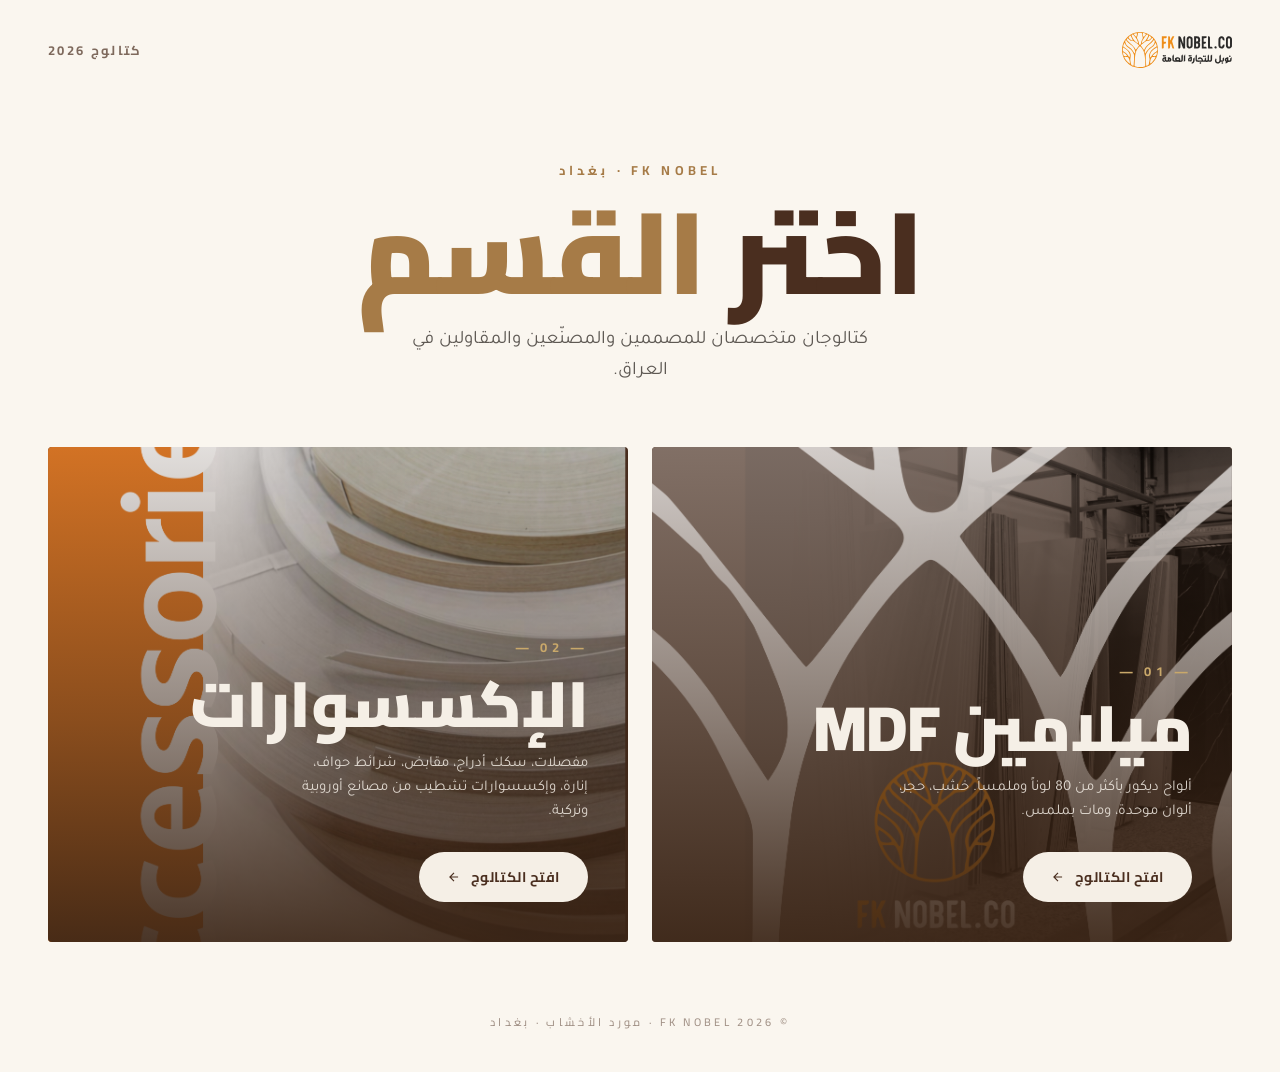
<file: index.html>
<!DOCTYPE html>
<html lang="ar" dir="rtl">
<head>
  <meta charset="UTF-8" />
  <meta name="viewport" content="width=device-width, initial-scale=1.0" />
  <meta name="description" content="FK Nobel — كتالوج 2026. ميلامين وإكسسوارات. بغداد، العراق." />
  <title>FK Nobel — كتالوج 2026</title>
  <link rel="preconnect" href="https://fonts.googleapis.com" />
  <link rel="preconnect" href="https://fonts.gstatic.com" crossorigin />
  <link rel="stylesheet" href="css/style.css" />
</head>
<body>

  <main class="splash">

    <header class="splash-header">
      <div class="splash-brand">
        <img src="assets/logo.svg" alt="FK Nobel" />
      </div>
      <span class="splash-meta">كتالوج 2026</span>
    </header>

    <div class="splash-title-wrap">
      <div class="splash-eyebrow">FK NOBEL · بغداد</div>
      <h1 class="splash-title">
        اختر <span class="accent">القسم</span>
      </h1>
      <p class="splash-sub">
        كتالوجان متخصصان للمصممين والمصنّعين والمقاولين في العراق.
      </p>
    </div>

    <div class="splash-choices">

      <a href="pages/melamine.html" class="choice">
        <div class="choice-bg" style="background-image:url('images/bg2.png');"></div>
        <div class="choice-overlay"></div>
        <div class="choice-content">
          <div class="choice-num">— 01 —</div>
          <h2 class="choice-title">ميلامين MDF</h2>
          <p class="choice-desc">
            ألواح ديكور بأكثر من 80 لوناً وملمساً. خشب، حجر، ألوان موحدة، ومات بملمس.
          </p>
          <span class="choice-cta">
            افتح الكتالوج
            <svg viewBox="0 0 24 24" width="14" height="14" fill="none" stroke="currentColor" stroke-width="2"><path d="M5 12h14M12 5l7 7-7 7"/></svg>
          </span>
        </div>
      </a>

      <a href="pages/accessories.html" class="choice">
        <div class="choice-bg" style="background-image:url('images/bg1.png');"></div>
        <div class="choice-overlay"></div>
        <div class="choice-content">
          <div class="choice-num">— 02 —</div>
          <h2 class="choice-title">الإكسسوارات</h2>
          <p class="choice-desc">
            مفصلات، سكك أدراج، مقابض، شرائط حواف، إنارة، وإكسسوارات تشطيب من مصانع أوروبية وتركية.
          </p>
          <span class="choice-cta">
            افتح الكتالوج
            <svg viewBox="0 0 24 24" width="14" height="14" fill="none" stroke="currentColor" stroke-width="2"><path d="M5 12h14M12 5l7 7-7 7"/></svg>
          </span>
        </div>
      </a>

    </div>

    <footer class="splash-foot">
      © 2026 FK NOBEL · مورد الأخشاب · بغداد
    </footer>

  </main>

</body>
</html>
</file>
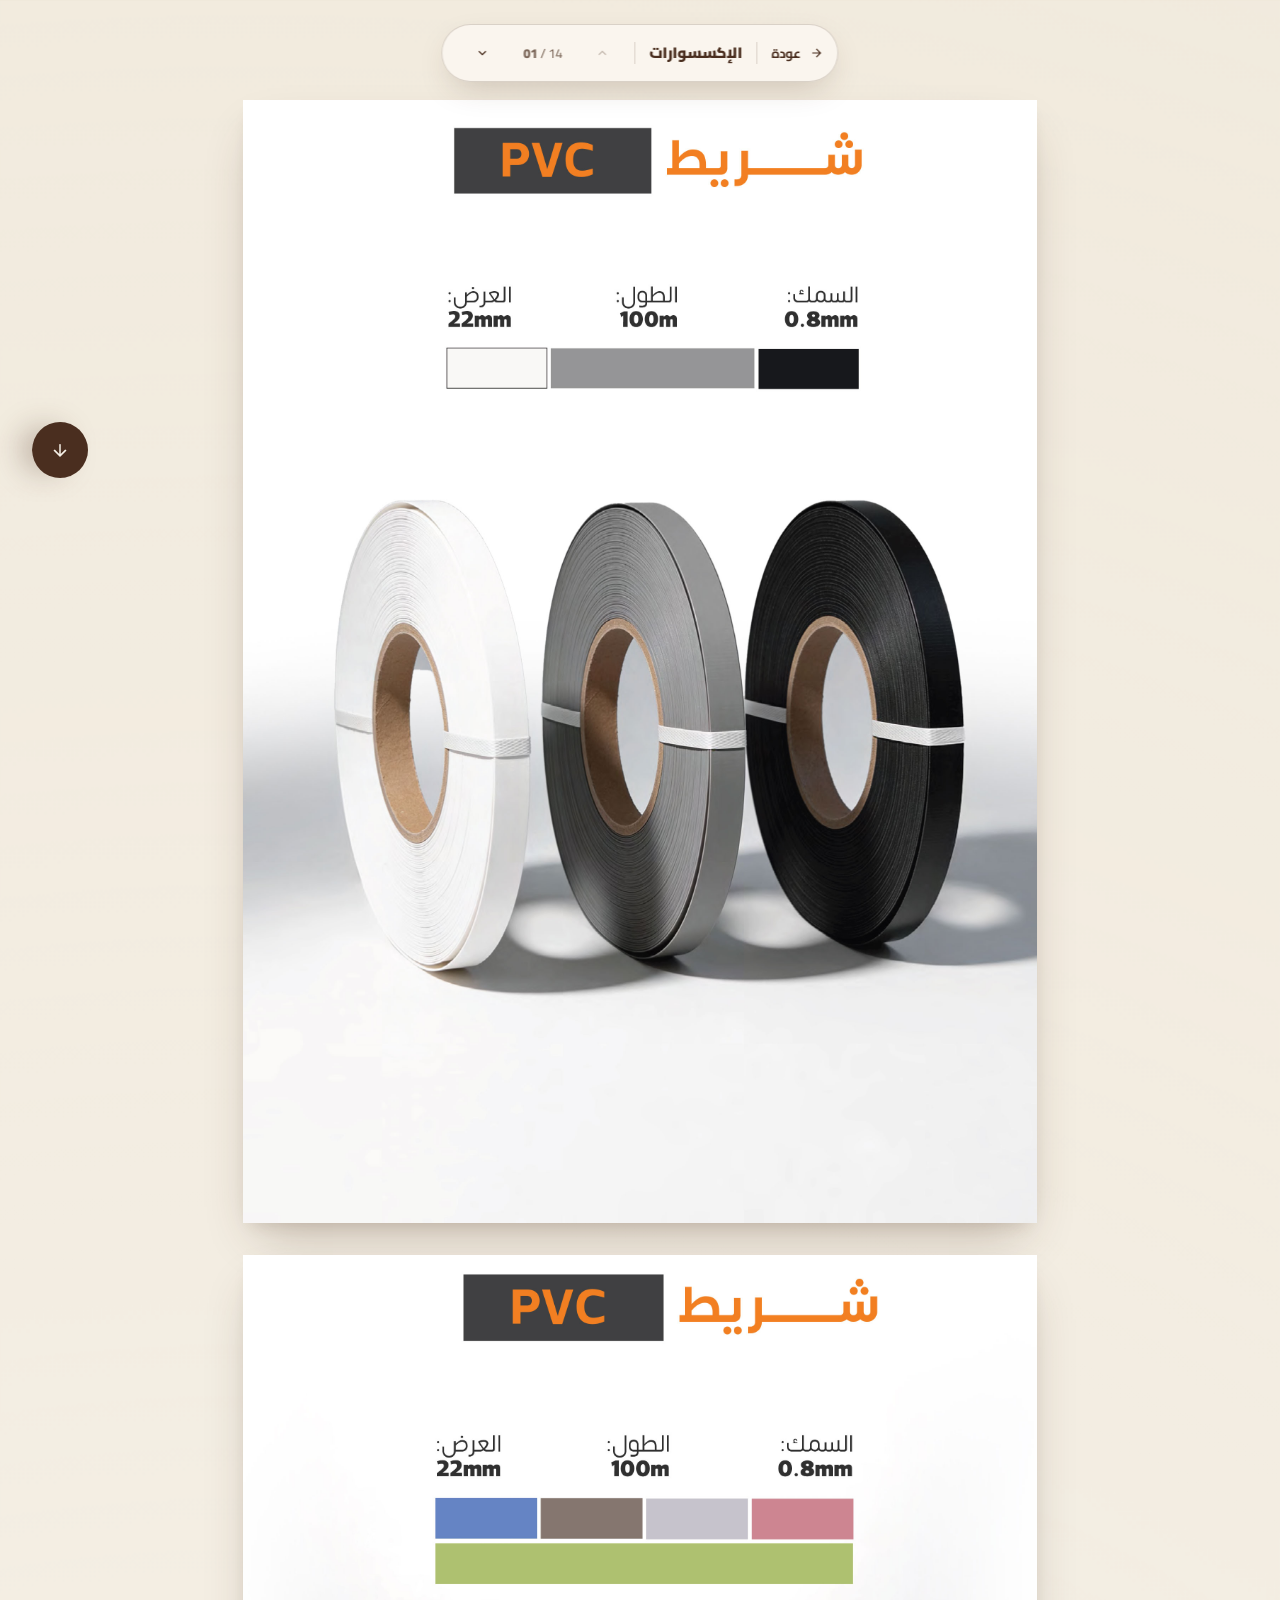
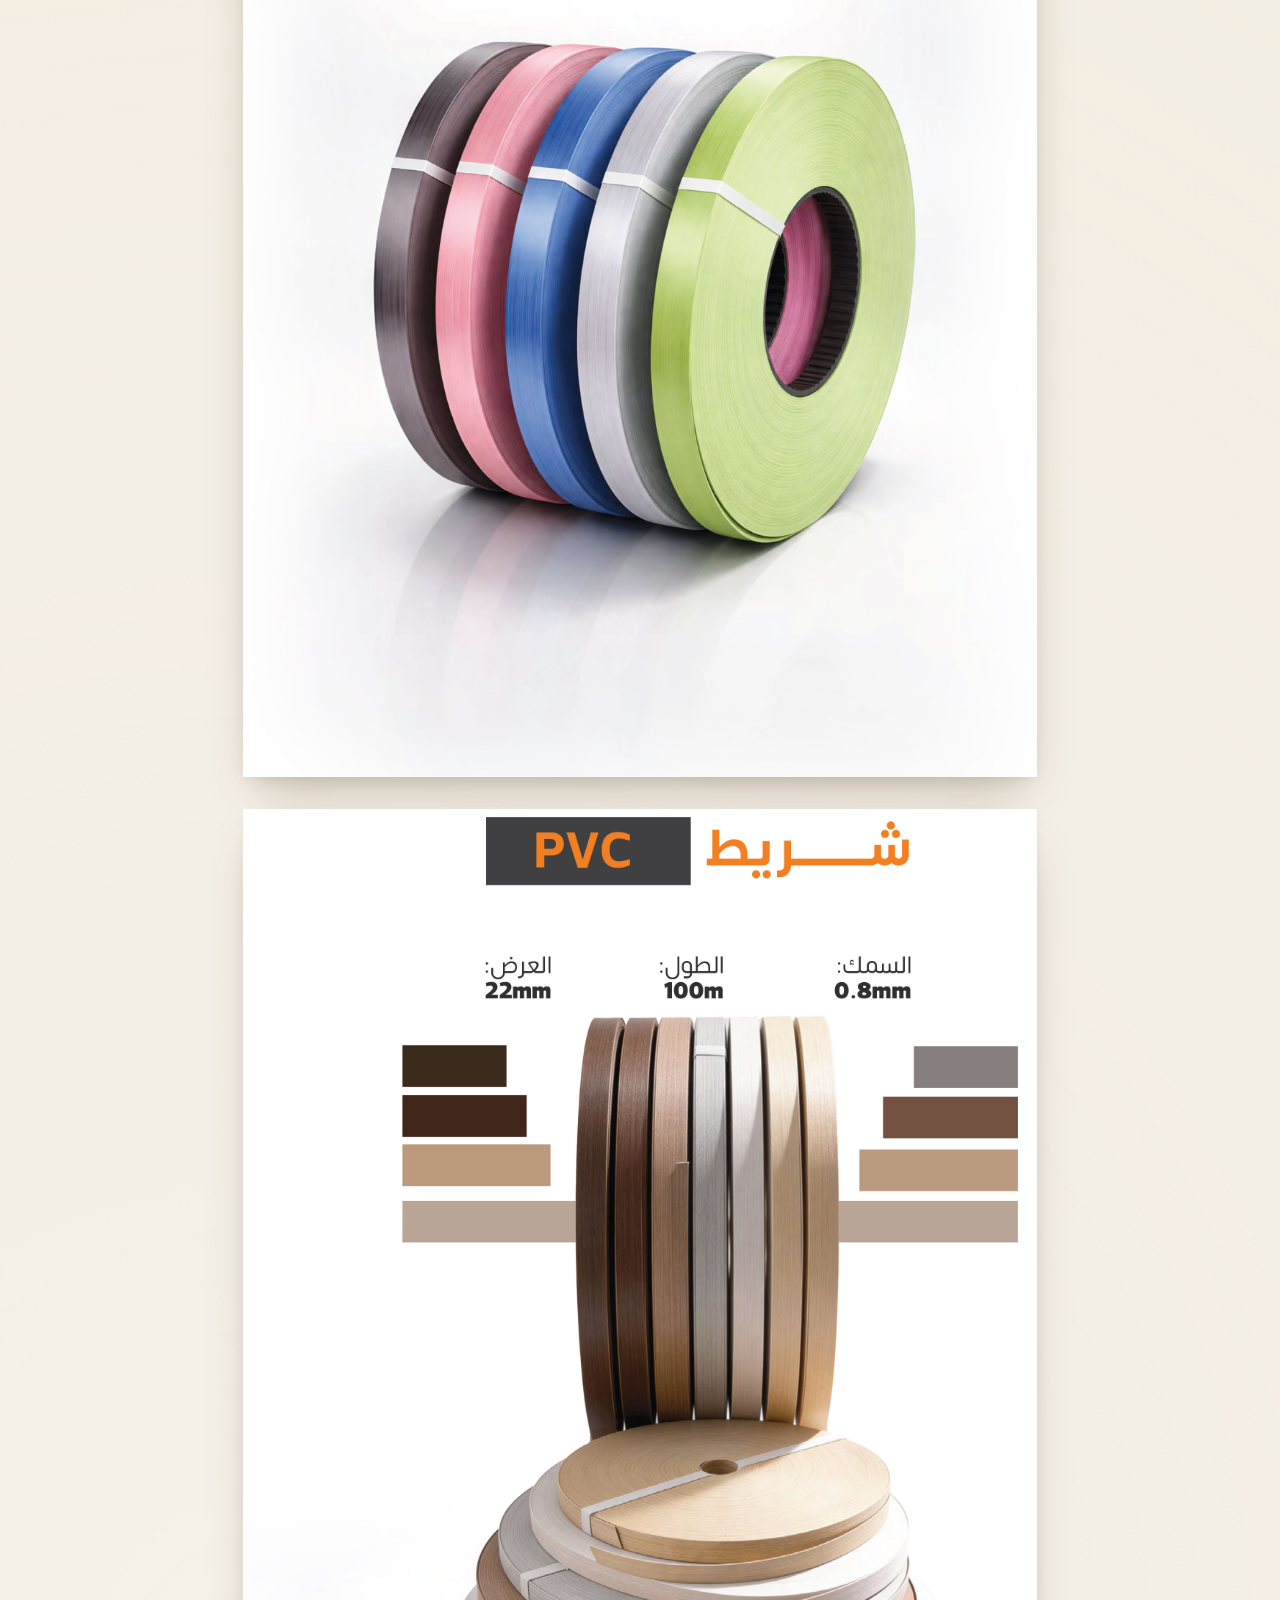
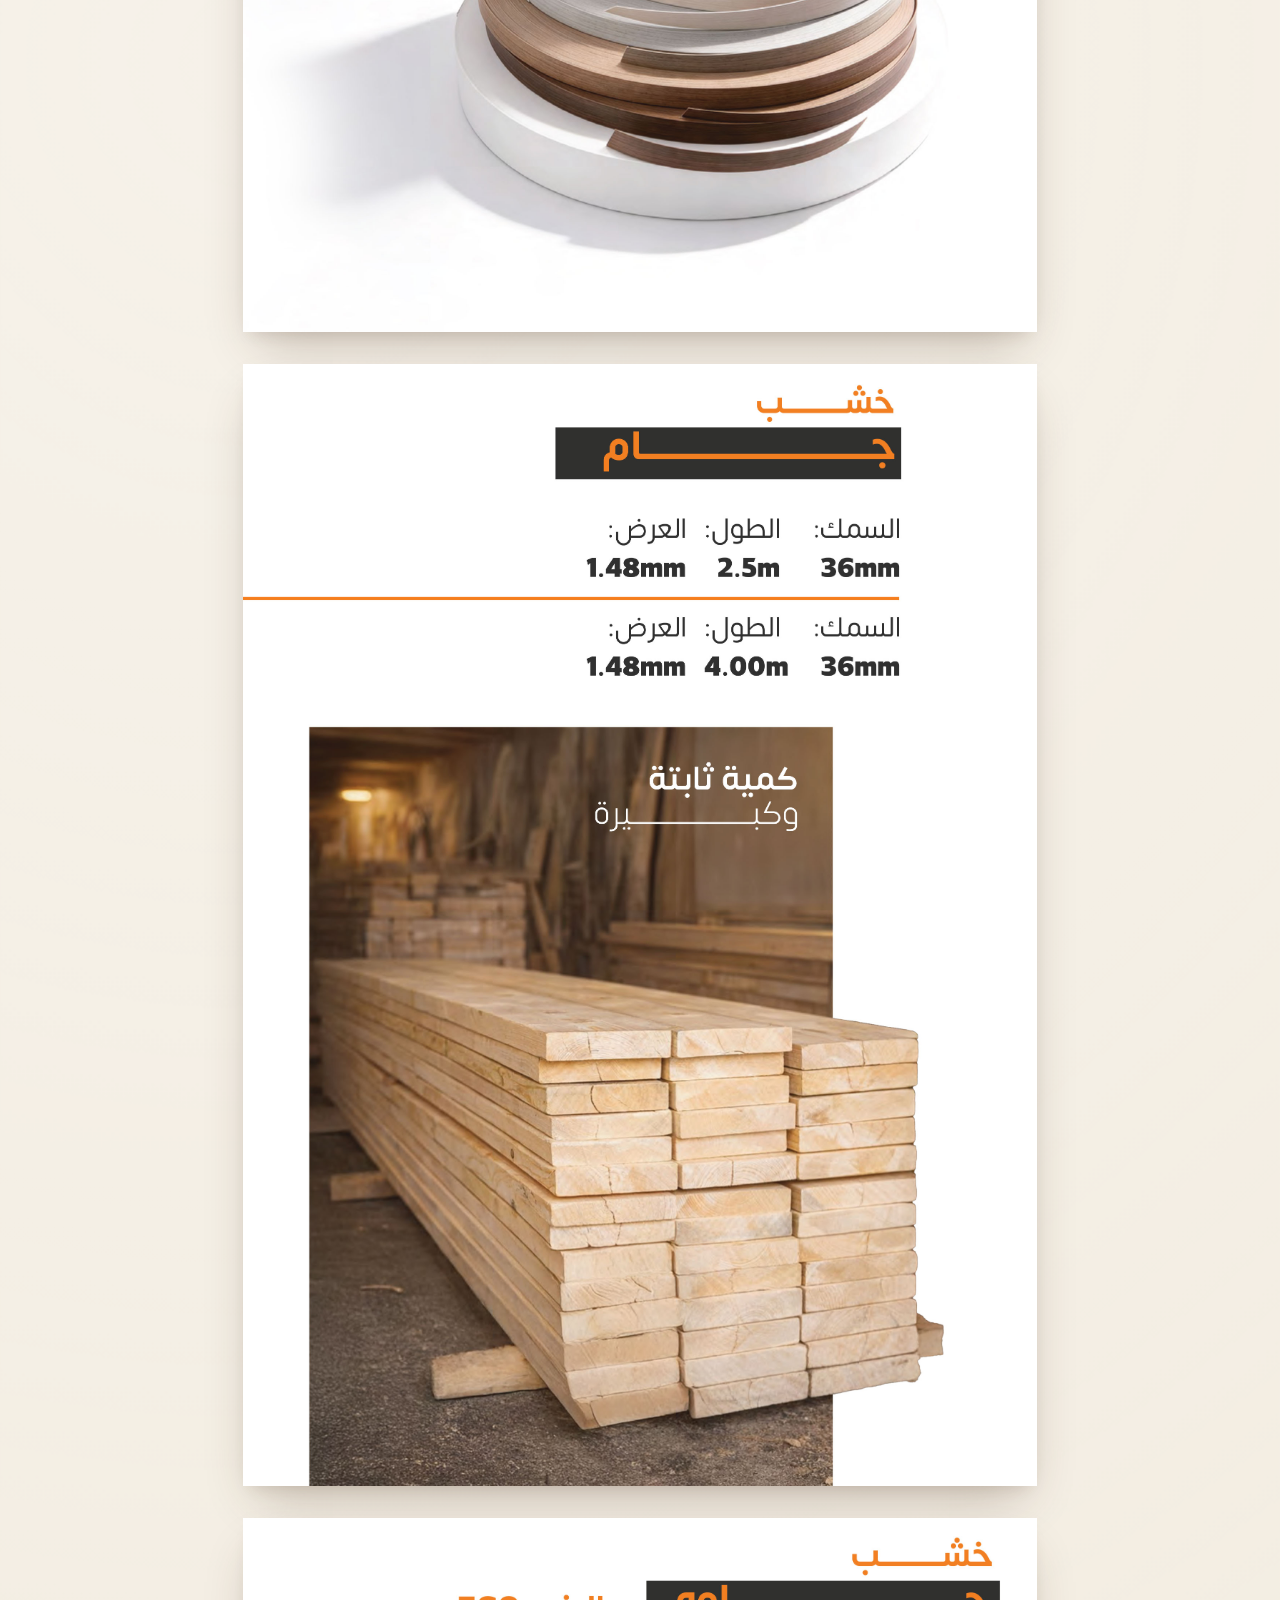
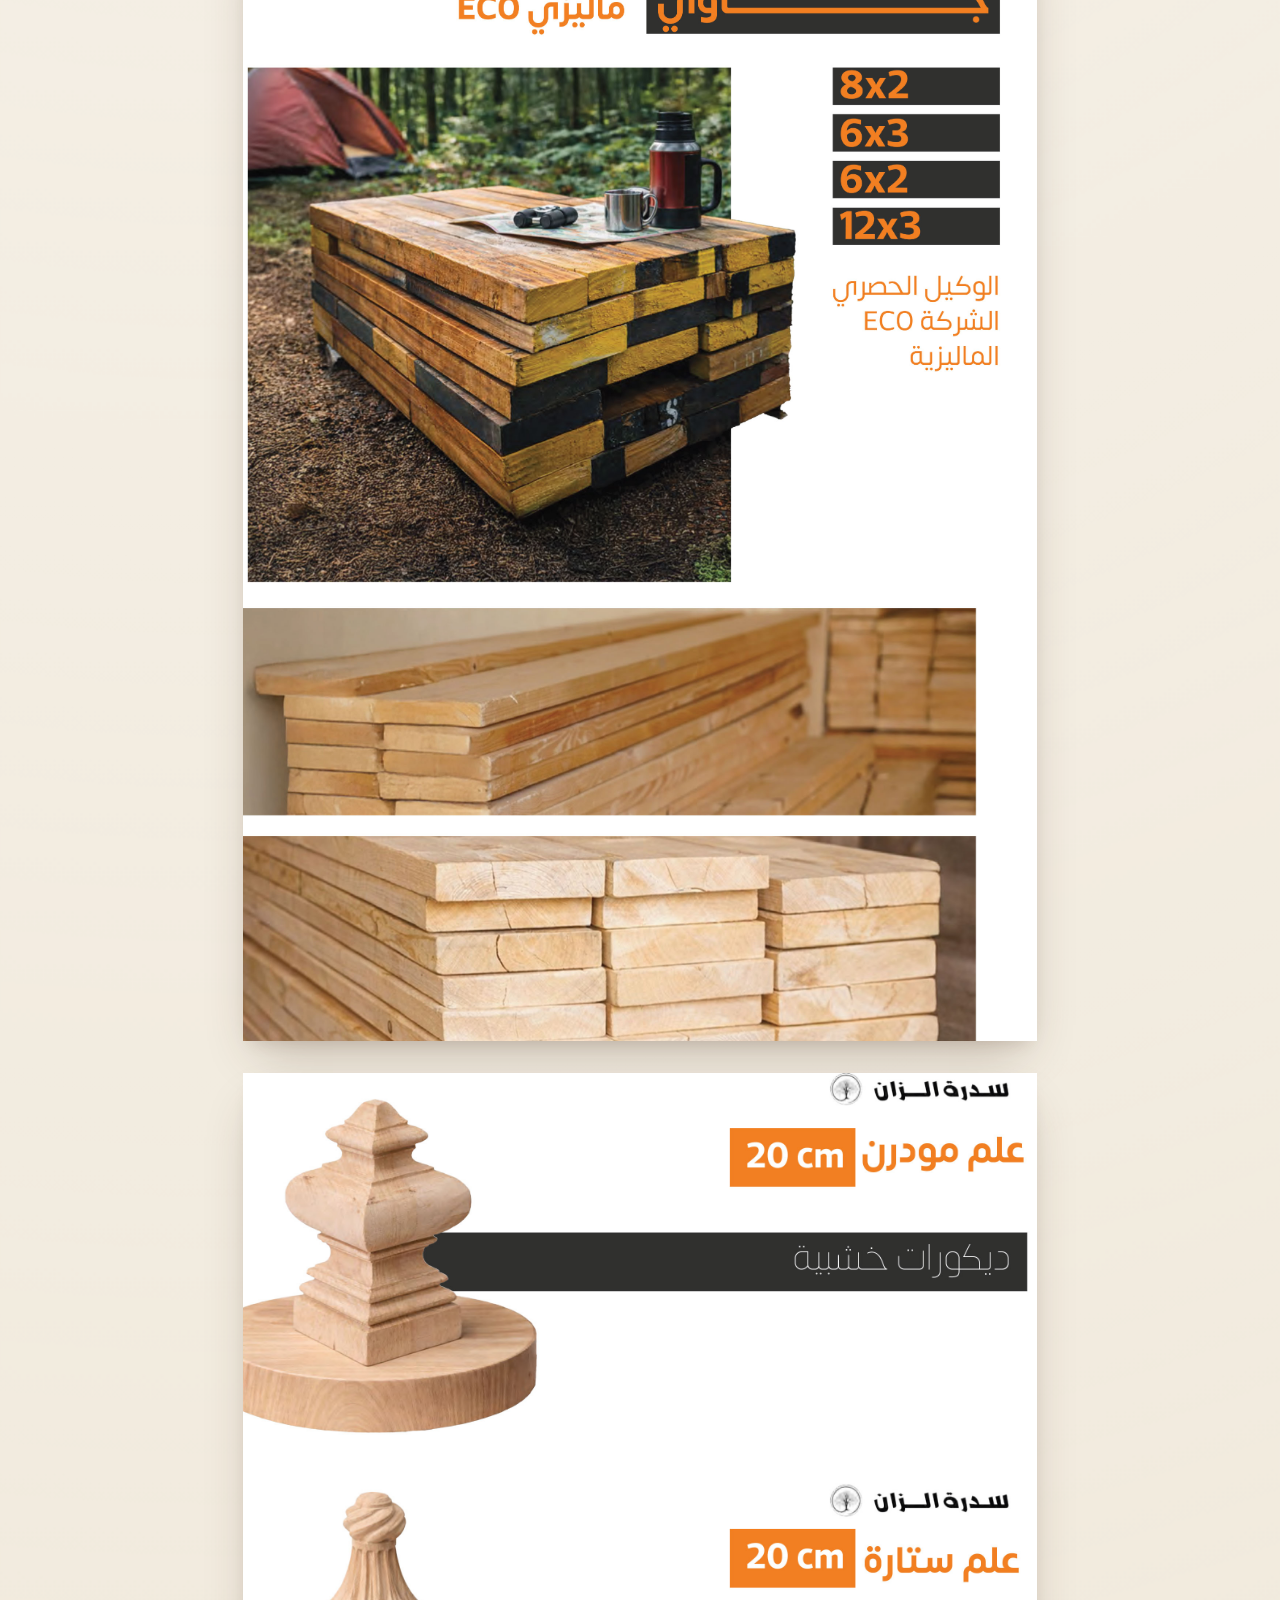
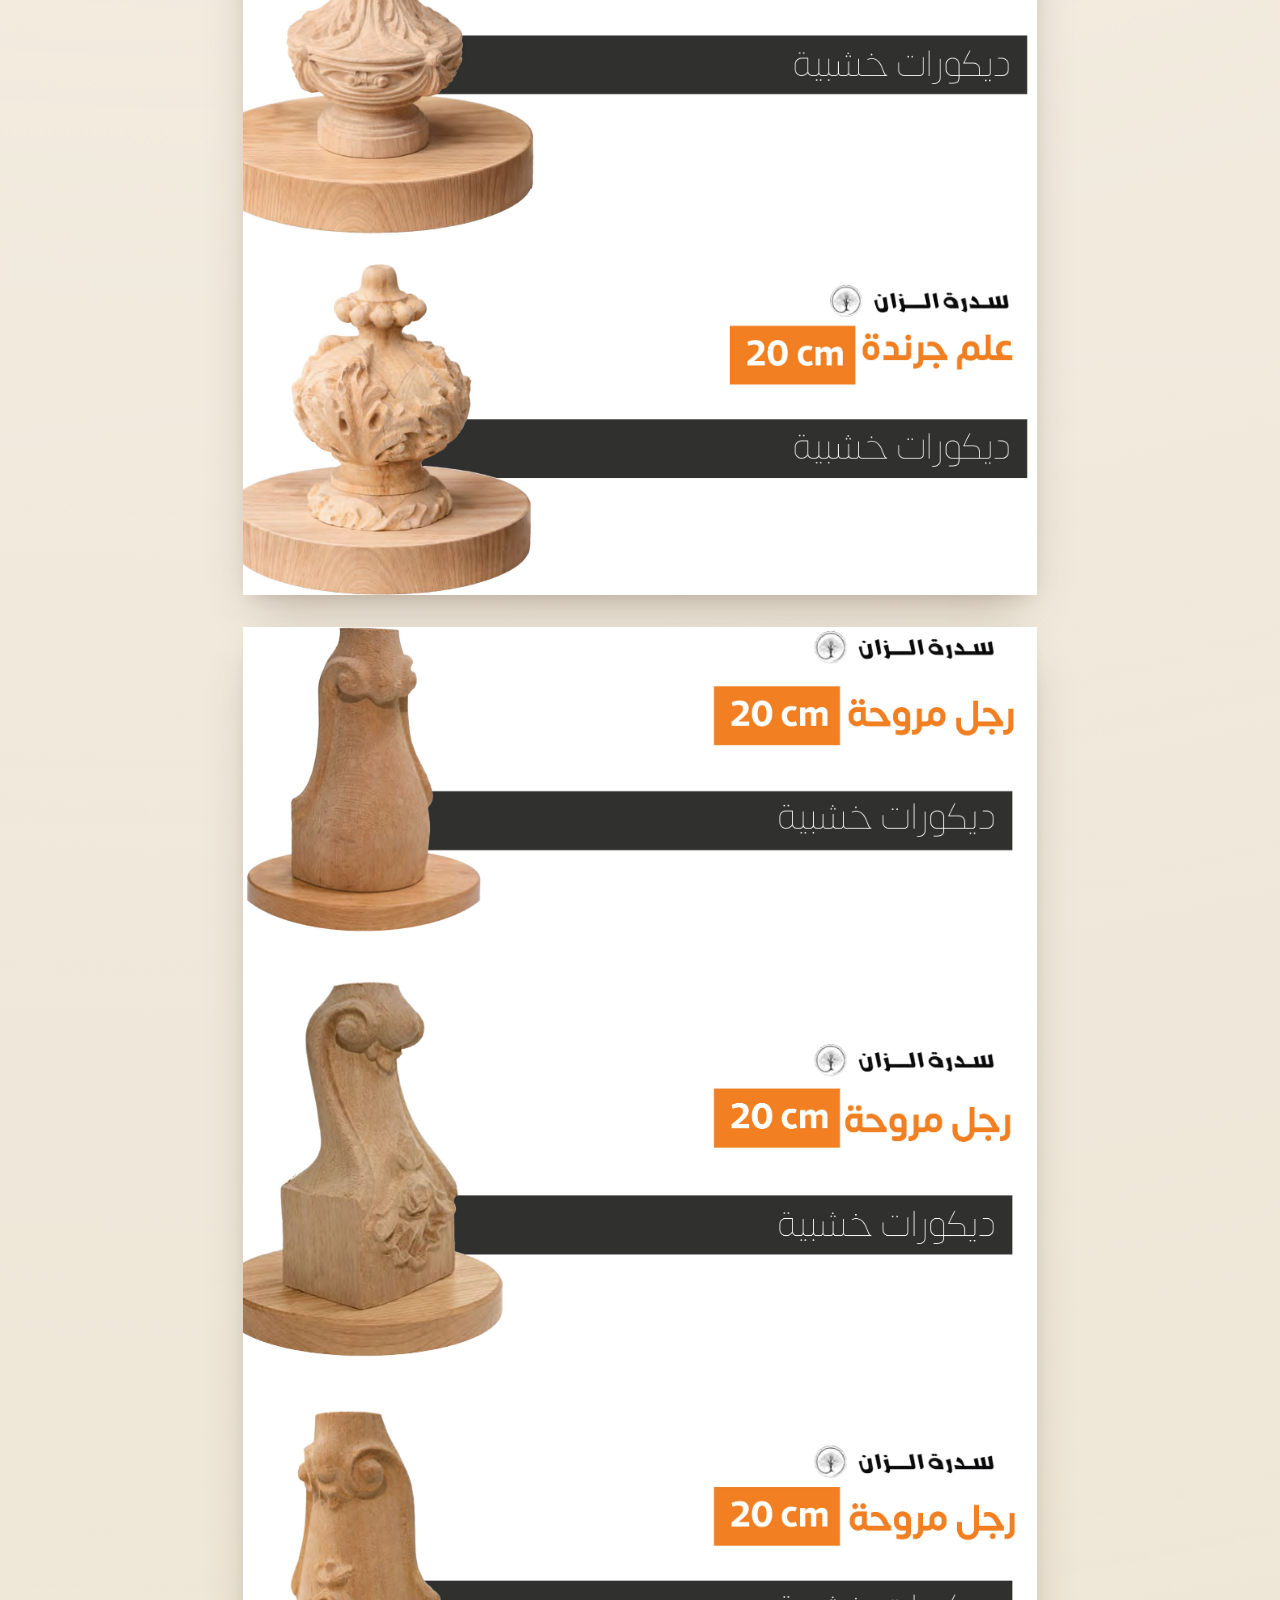
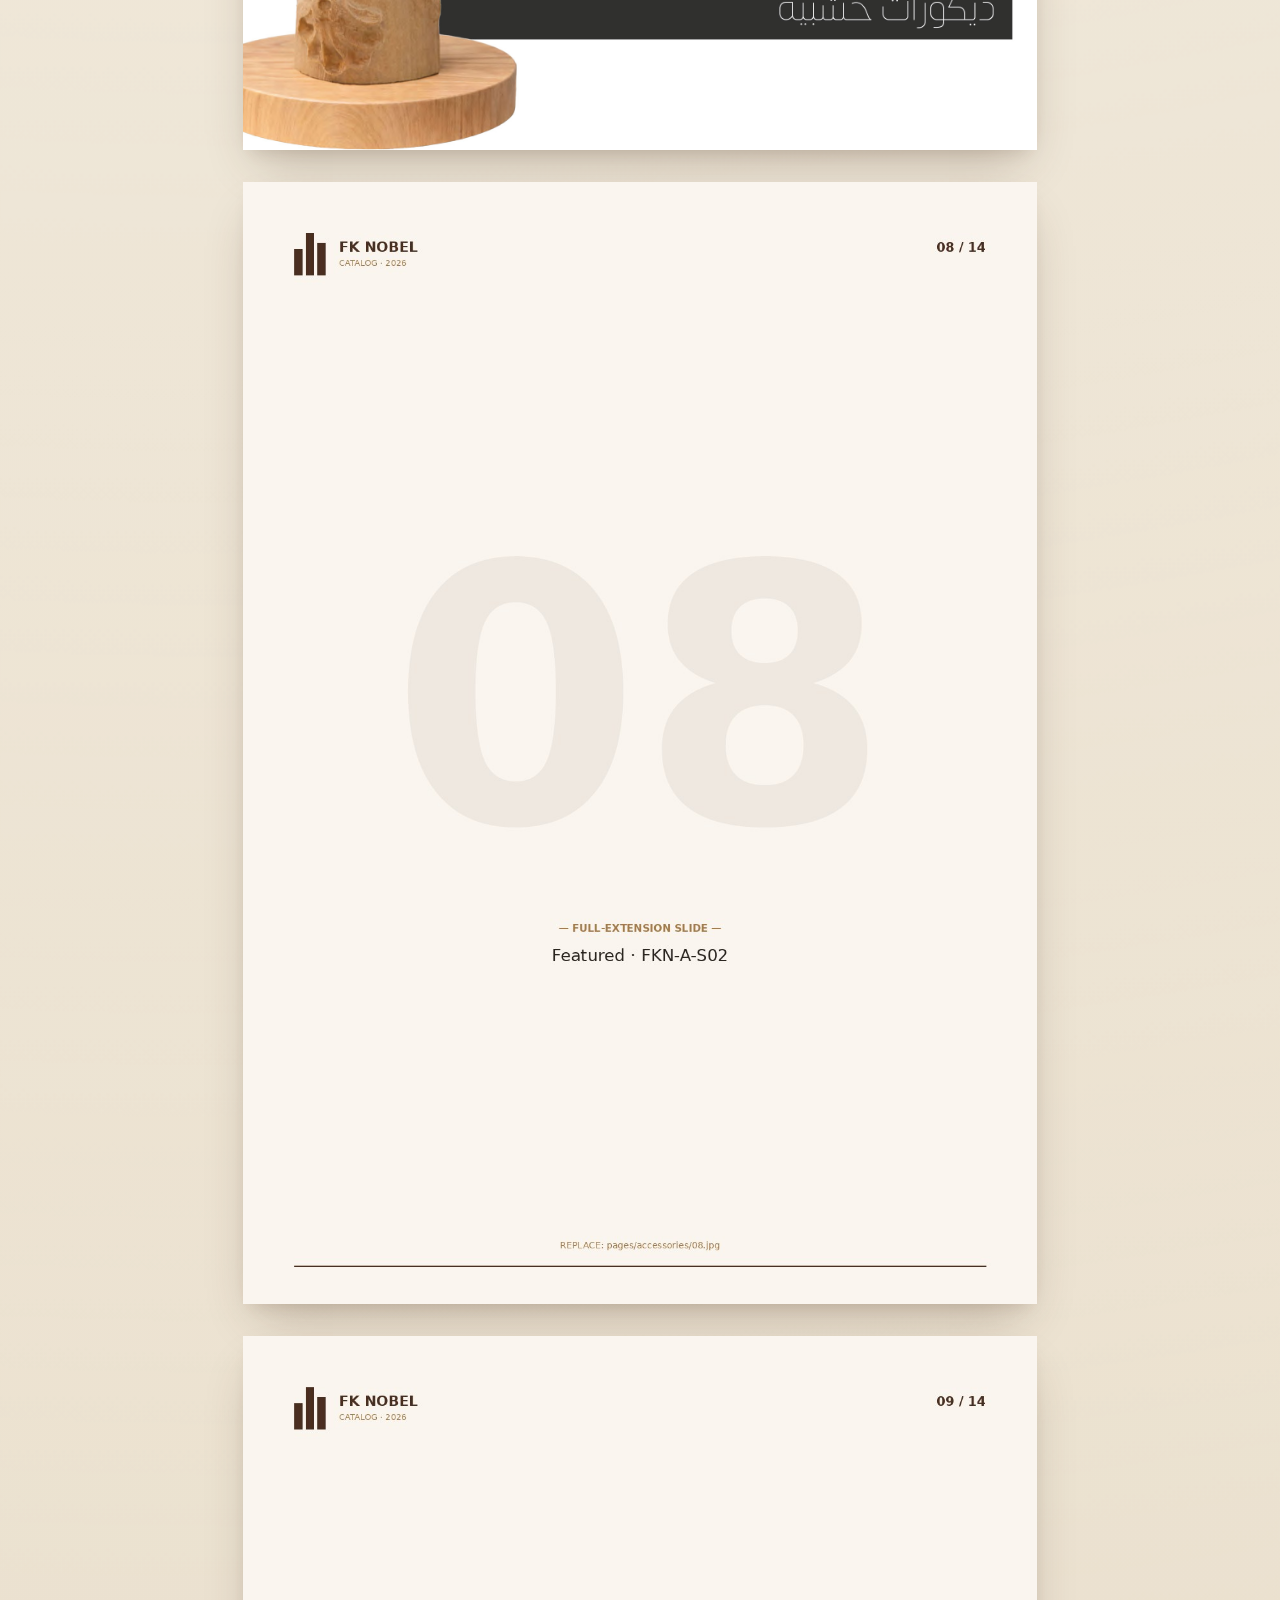
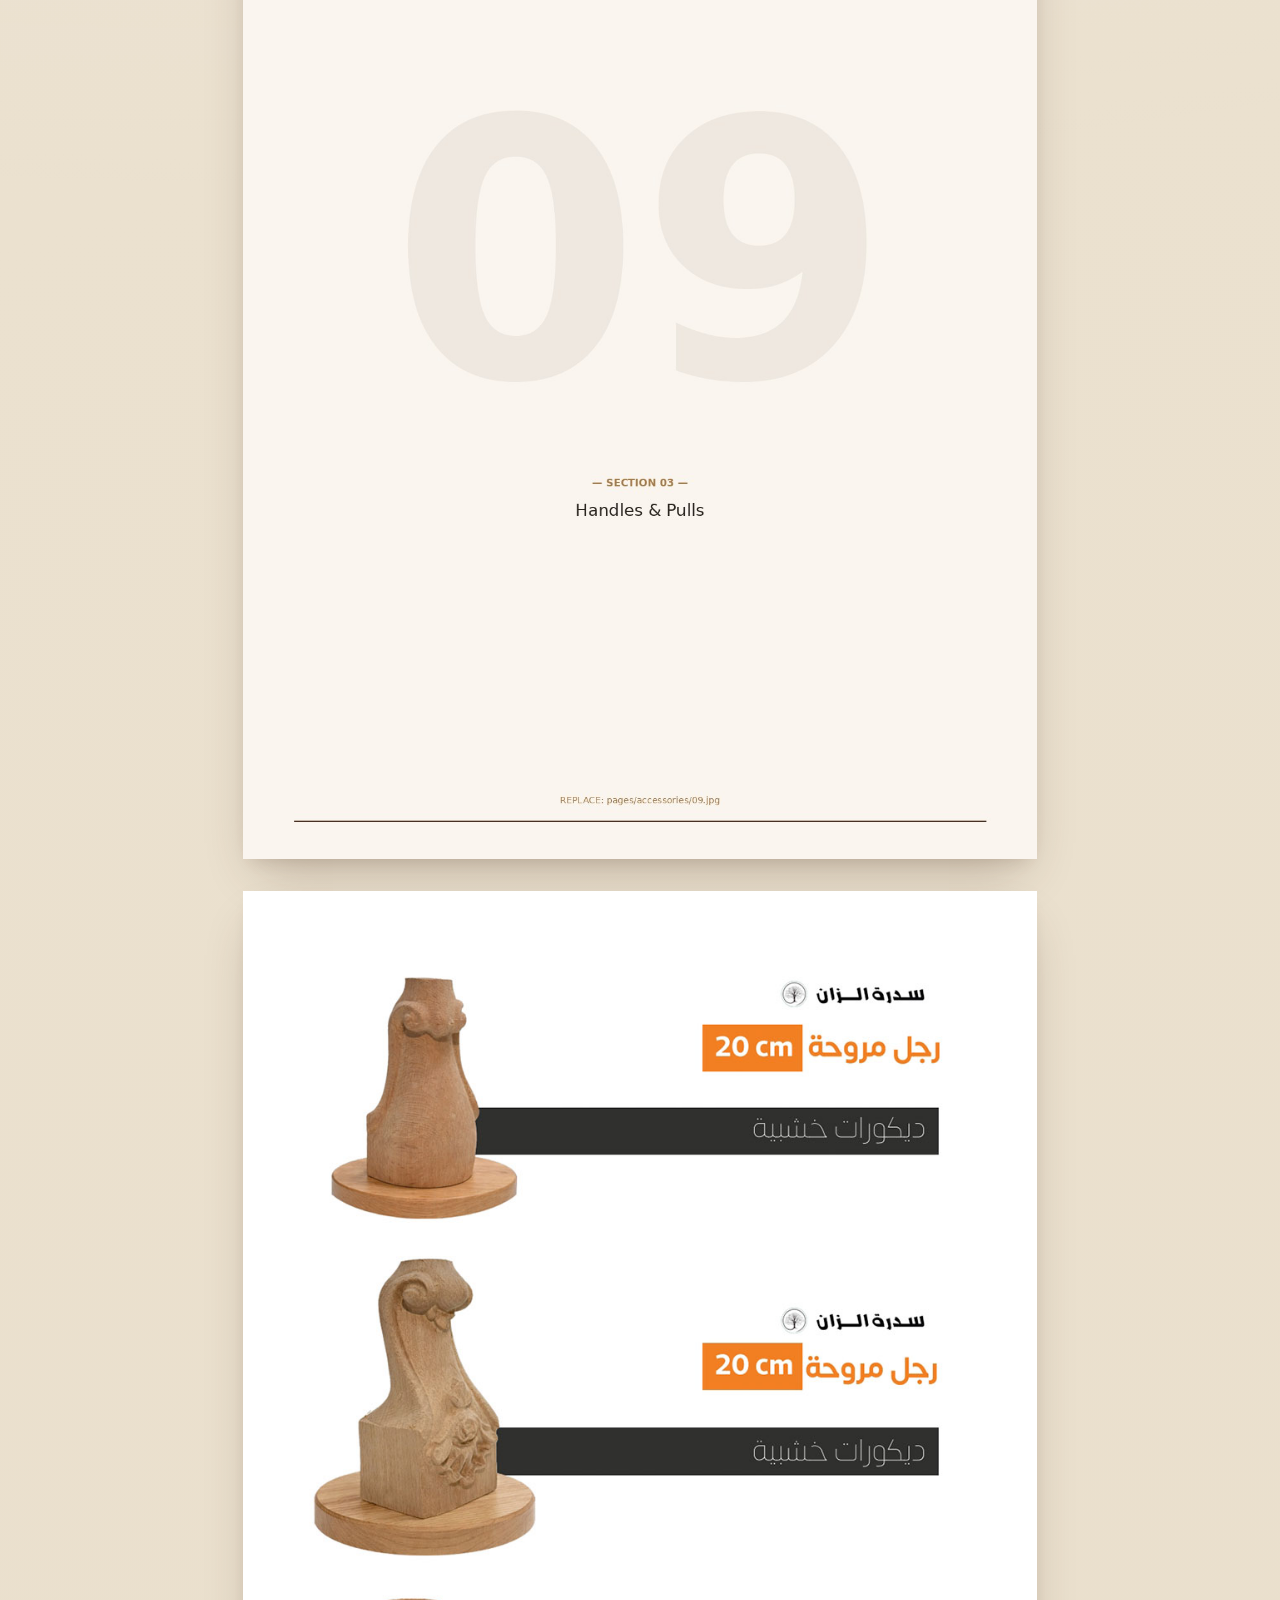
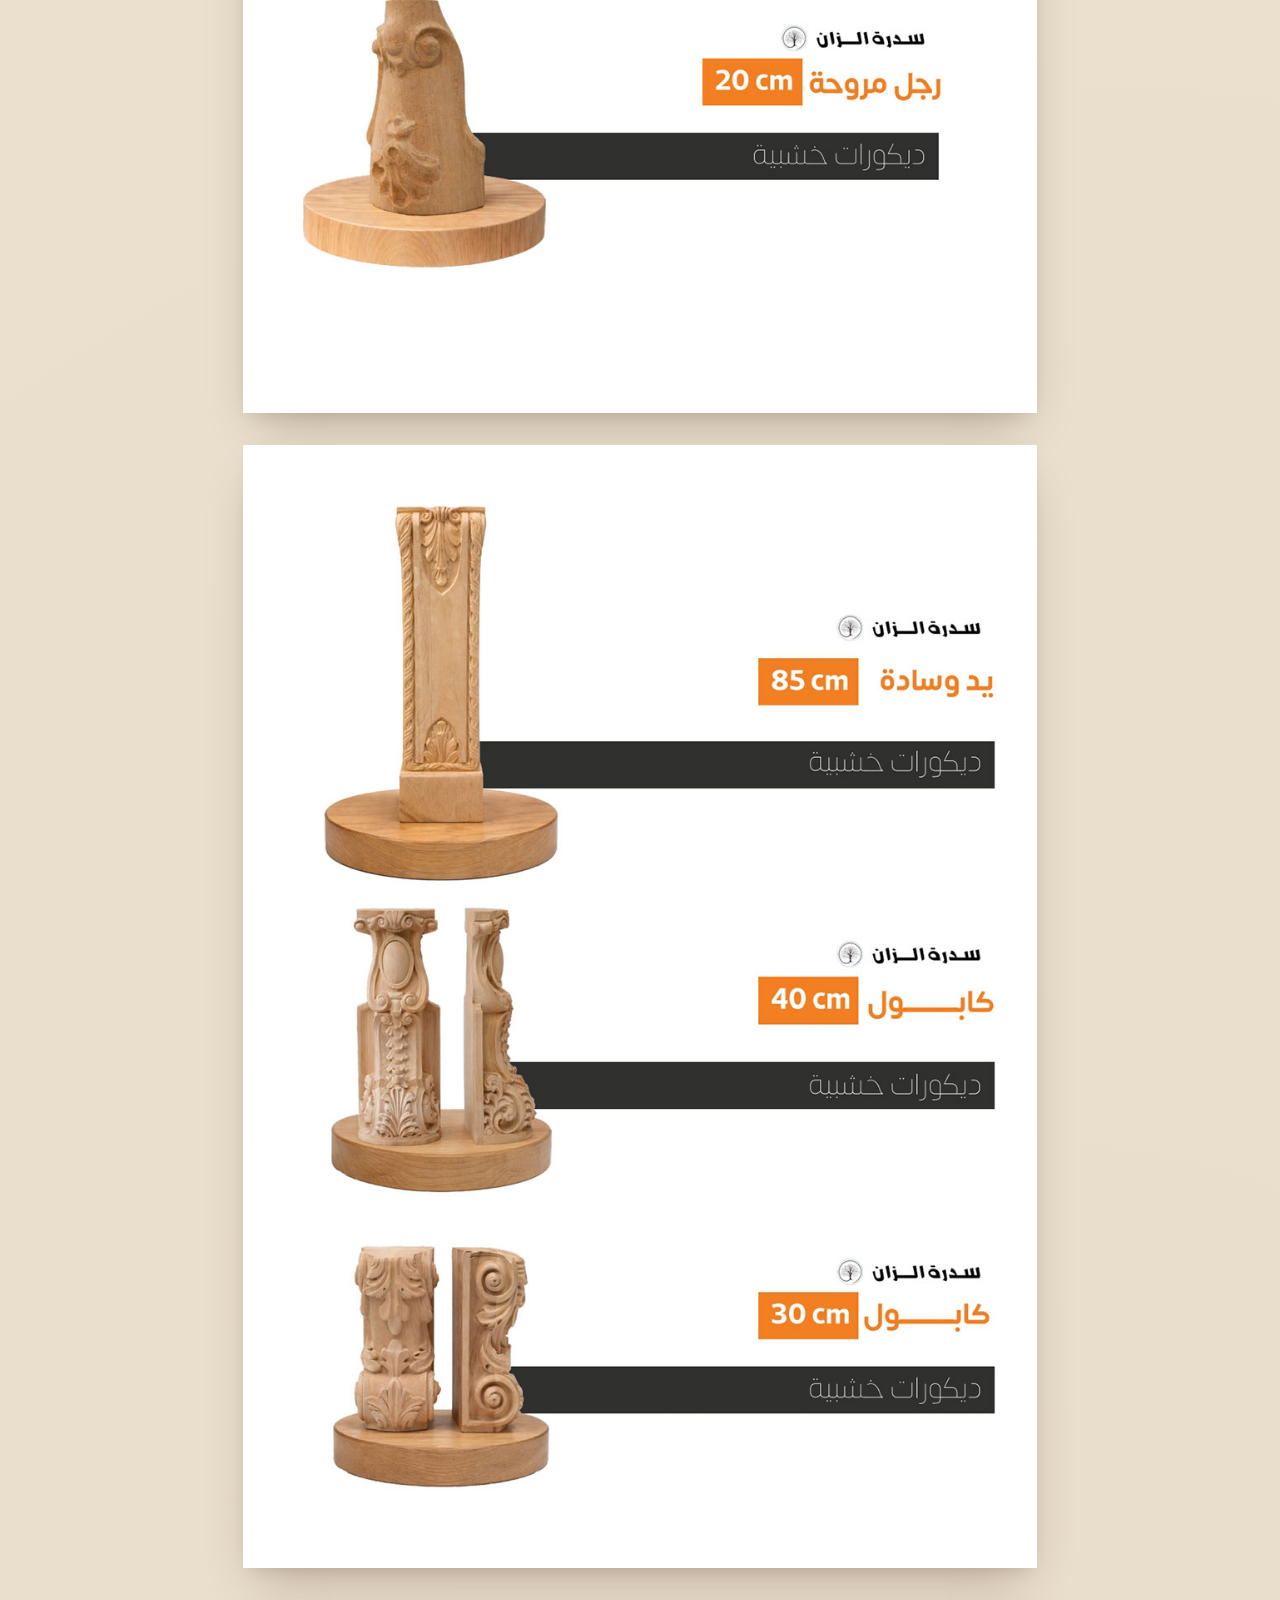
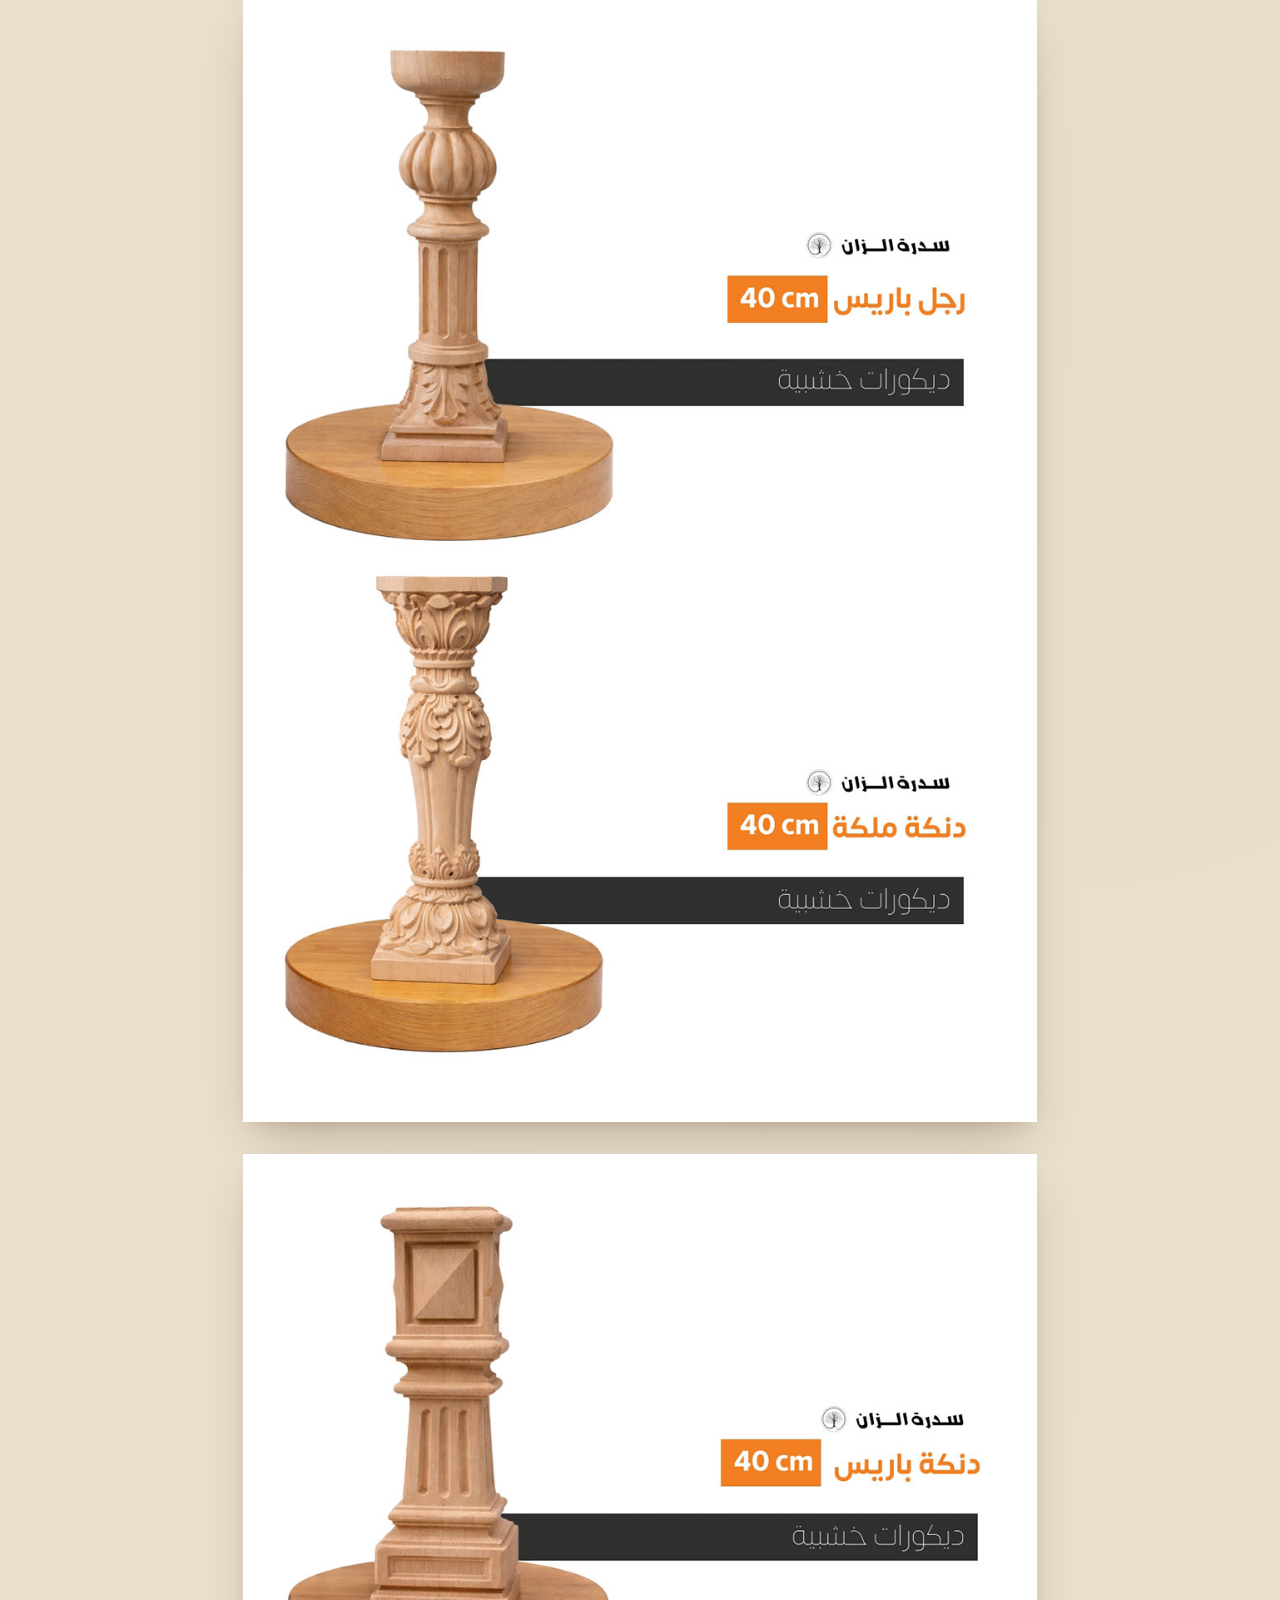
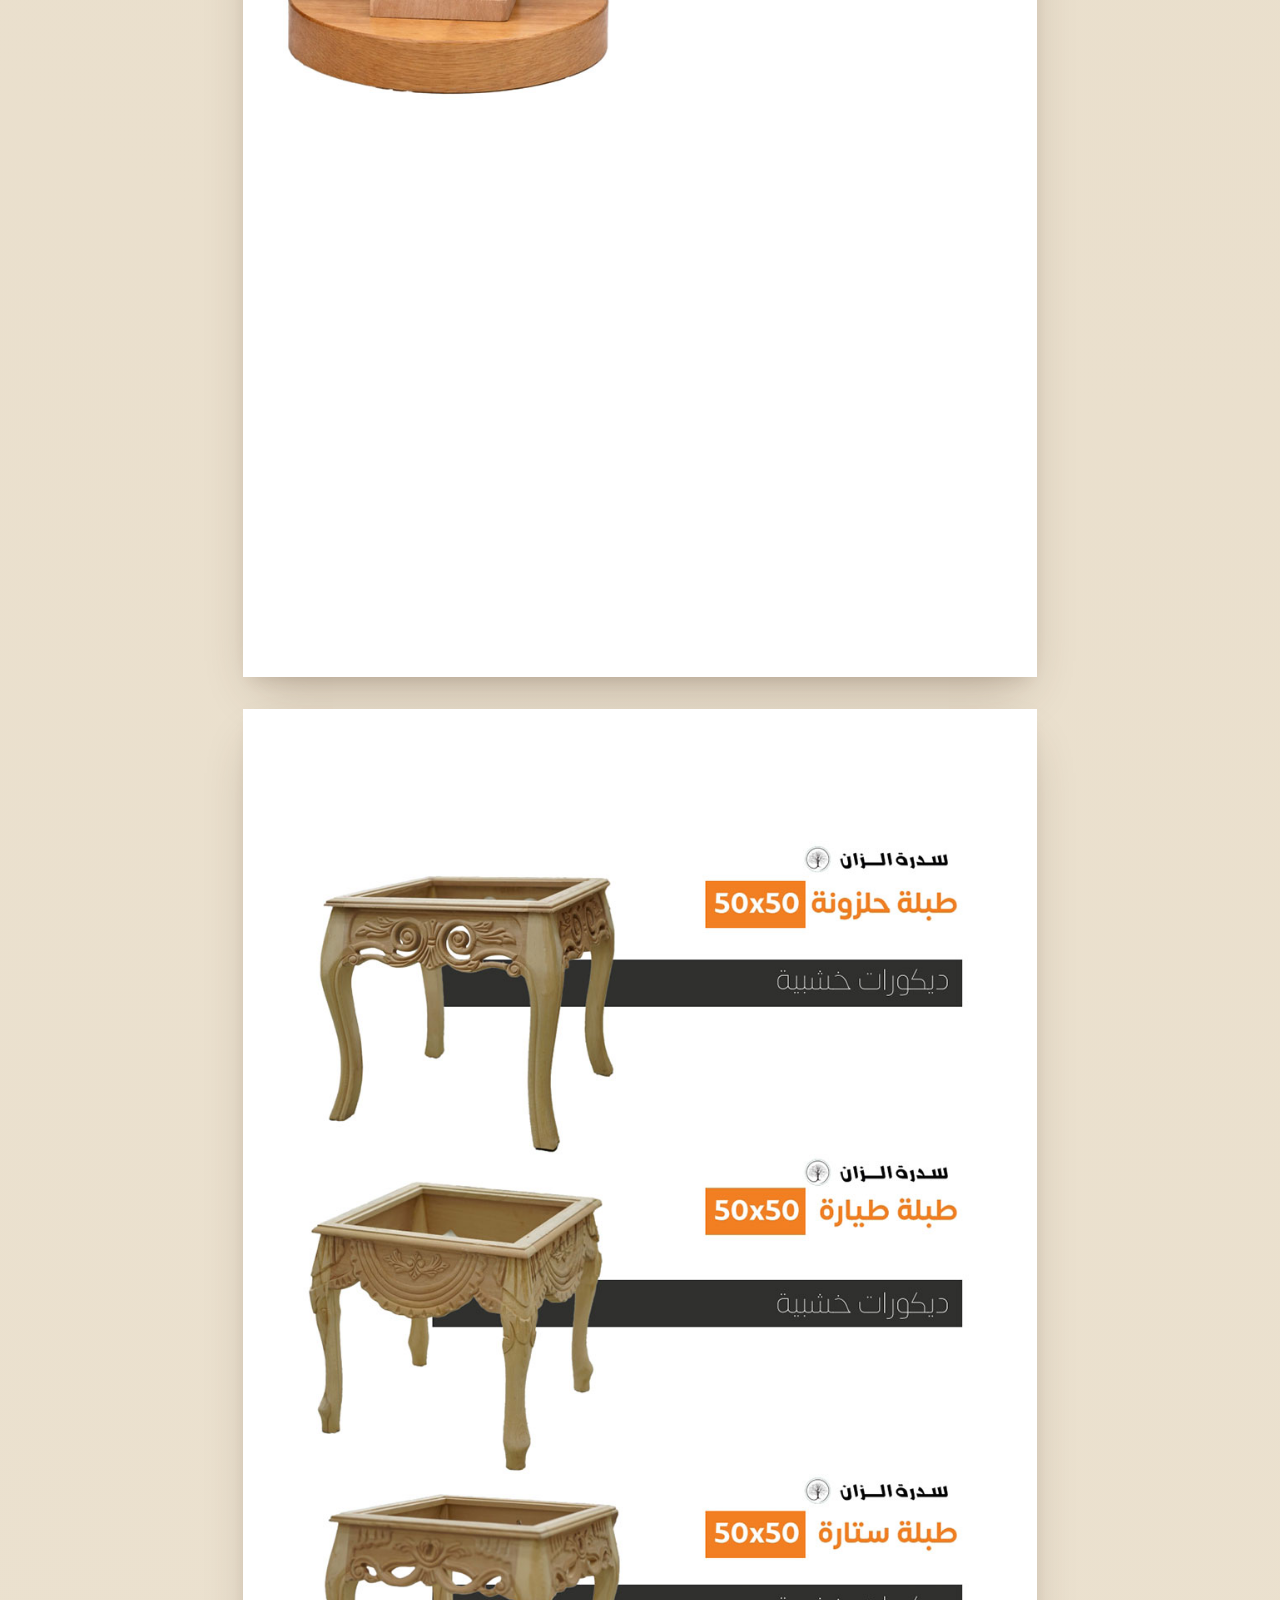
<file: pages/accessories.html>
<!DOCTYPE html>
<html lang="ar" dir="rtl">
<head>
  <meta charset="UTF-8" />
  <meta name="viewport" content="width=device-width, initial-scale=1.0" />
  <meta name="description" content="FK Nobel — كتالوج إكسسوارات الأثاث. كتالوج 2026." />
  <title>FK Nobel — الإكسسوارات</title>
  <link rel="preconnect" href="https://fonts.googleapis.com" />
  <link rel="preconnect" href="https://fonts.gstatic.com" crossorigin />
  <link rel="stylesheet" href="../css/style.css" />
</head>
<body>

  <!-- ============ FLOATING TOP BAR ============ -->
  <div class="reader-bar">
    <a href="../index.html" class="reader-back" aria-label="عودة">
      <svg viewBox="0 0 24 24" width="14" height="14" fill="none" stroke="currentColor" stroke-width="2"><path d="M19 12H5M12 19l-7-7 7-7"/></svg>
      <span class="back-text">عودة</span>
    </a>
    <span class="reader-bar-divider"></span>
    <span class="reader-title">الإكسسوارات</span>
    <span class="reader-bar-divider"></span>
    <button class="reader-icon-btn" data-page-prev aria-label="السابق">
      <svg viewBox="0 0 24 24" width="14" height="14" fill="none" stroke="currentColor" stroke-width="2"><path d="M18 15l-6-6-6 6"/></svg>
    </button>
    <span class="reader-counter">
      <strong data-page-current>01</strong> / <span data-page-total>14</span>
    </span>
    <button class="reader-icon-btn" data-page-next aria-label="التالي">
      <svg viewBox="0 0 24 24" width="14" height="14" fill="none" stroke="currentColor" stroke-width="2"><path d="M6 9l6 6 6-6"/></svg>
    </button>
  </div>

  <!-- ============ FLOATING SIDE ARROWS ============ -->
  <button class="reader-arrow up" data-page-prev aria-label="السابق">
    <svg viewBox="0 0 24 24" width="20" height="20" fill="none" stroke="currentColor" stroke-width="2"><path d="M5 12h14M12 5l7 7-7 7"/></svg>
  </button>
  <button class="reader-arrow down" data-page-next aria-label="التالي">
    <svg viewBox="0 0 24 24" width="20" height="20" fill="none" stroke="currentColor" stroke-width="2"><path d="M5 12h14M12 5l7 7-7 7"/></svg>
  </button>

  <!-- ============ READER STAGE — 14 A4 PAGES ============ -->
  <main class="reader-stage">
    <div class="pages-stack">
        <section class="page" data-page="1">
          <img src="accessories/01.jpg" alt="صفحة 1" loading="eager" />
        </section>
        <section class="page" data-page="2">
          <img src="accessories/02.jpg" alt="صفحة 2" loading="eager" />
        </section>
        <section class="page" data-page="3">
          <img src="accessories/03.jpg" alt="صفحة 3" loading="lazy" />
        </section>
        <section class="page" data-page="4">
          <img src="accessories/04.jpg" alt="صفحة 4" loading="lazy" />
        </section>
        <section class="page" data-page="5">
          <img src="accessories/05.jpg" alt="صفحة 5" loading="lazy" />
        </section>
        <section class="page" data-page="6">
          <img src="accessories/06.jpg" alt="صفحة 6" loading="lazy" />
        </section>
        <section class="page" data-page="7">
          <img src="accessories/07.jpg" alt="صفحة 7" loading="lazy" />
        </section>
        <section class="page" data-page="8">
          <img src="accessories/08.jpg" alt="صفحة 8" loading="lazy" />
        </section>
        <section class="page" data-page="9">
          <img src="accessories/09.jpg" alt="صفحة 9" loading="lazy" />
        </section>
        <section class="page" data-page="10">
          <img src="accessories/10.jpg" alt="صفحة 10" loading="lazy" />
        </section>
        <section class="page" data-page="11">
          <img src="accessories/11.jpg" alt="صفحة 11" loading="lazy" />
        </section>
        <section class="page" data-page="12">
          <img src="accessories/12.jpg" alt="صفحة 12" loading="lazy" />
        </section>
        <section class="page" data-page="13">
          <img src="accessories/13.jpg" alt="صفحة 13" loading="lazy" />
        </section>
        <section class="page" data-page="14">
          <img src="accessories/14.jpg" alt="صفحة 14" loading="lazy" />
        </section>
    </div>
  </main>

  <script src="../js/reader.js"></script>
</body>
</html>
</file>
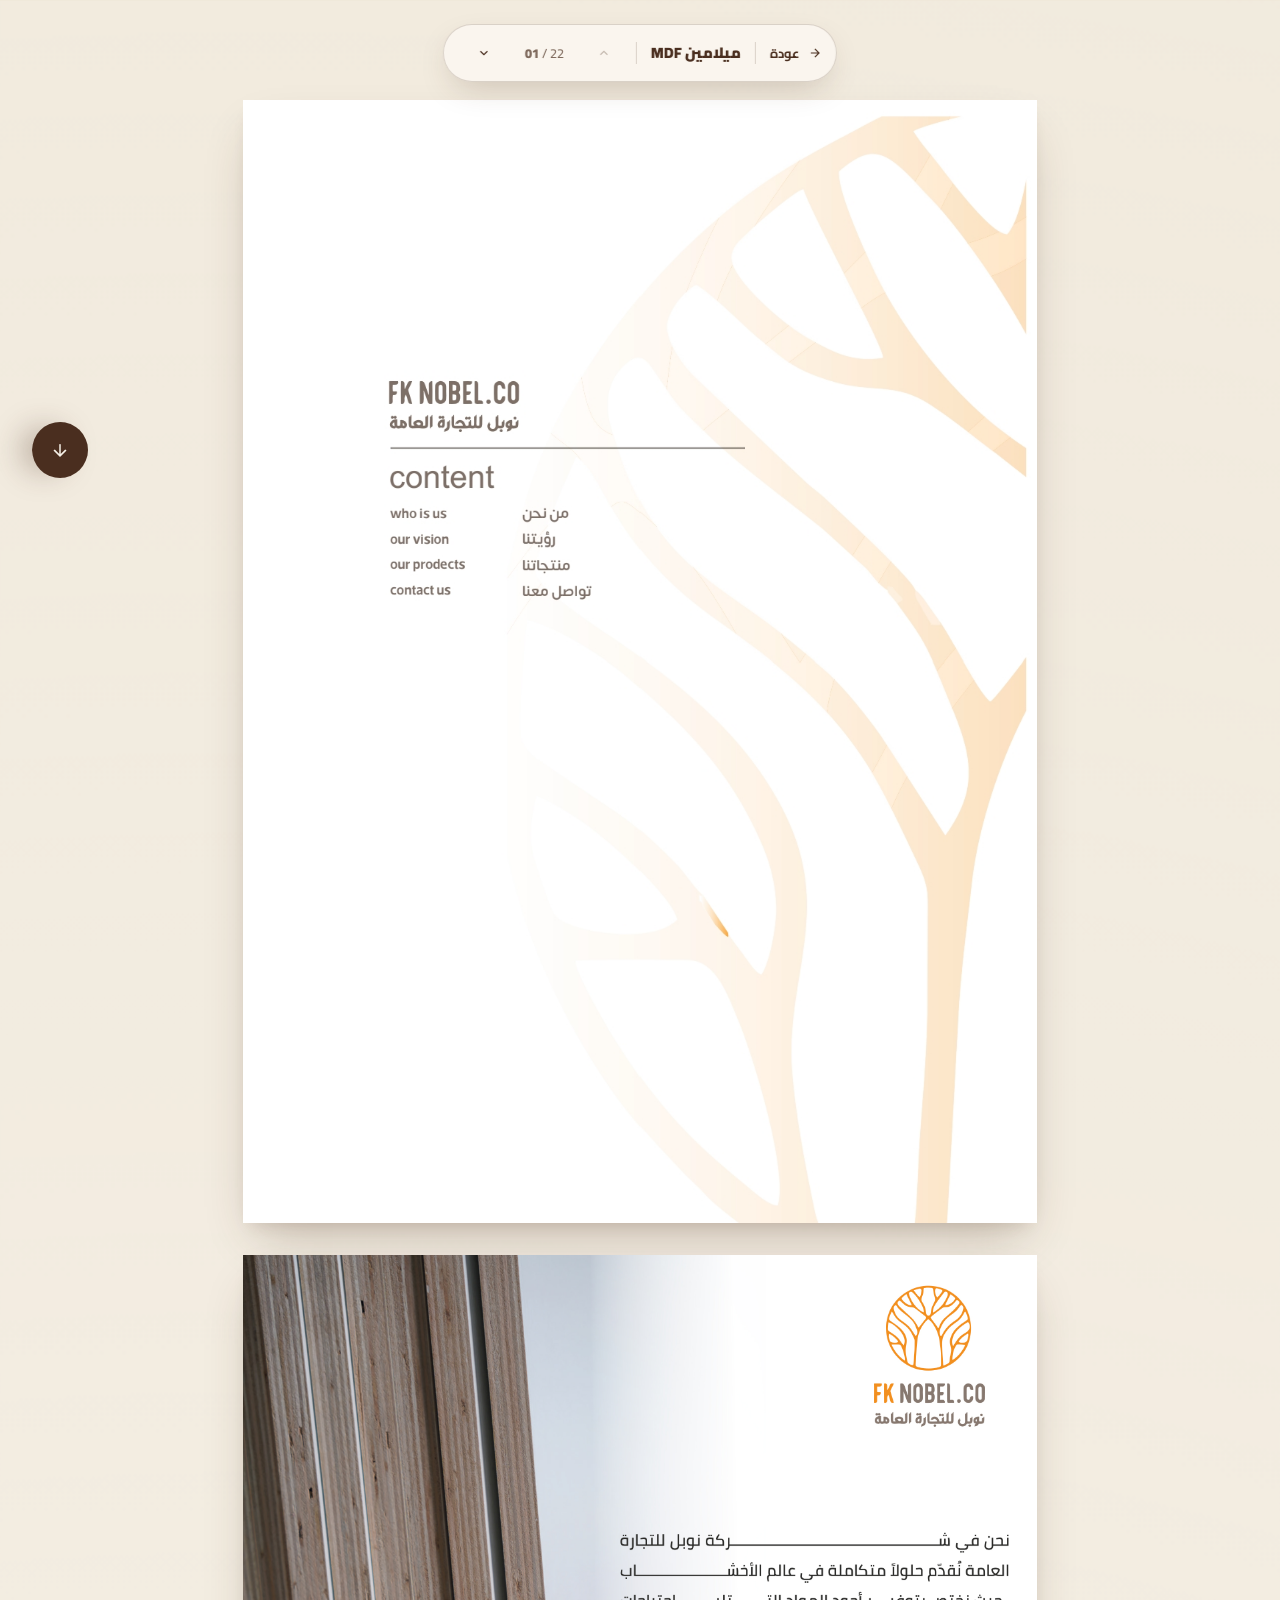
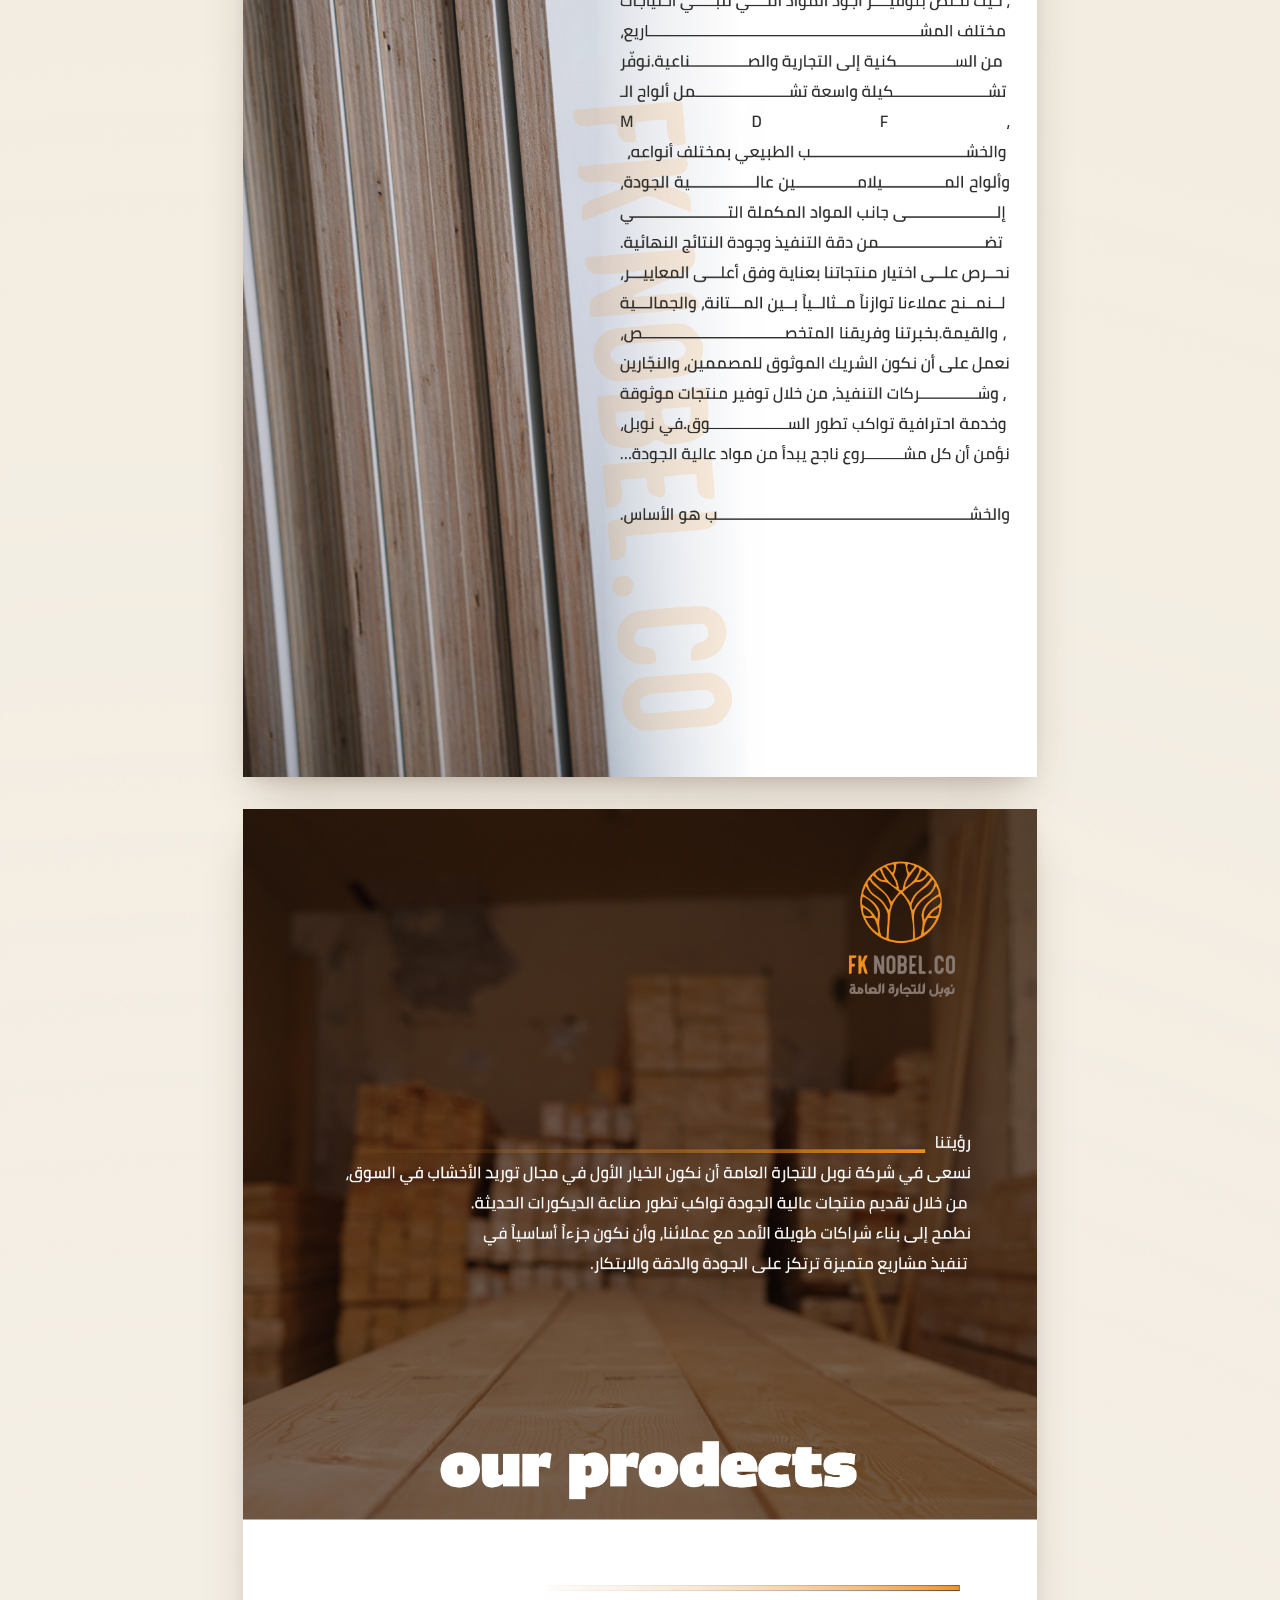
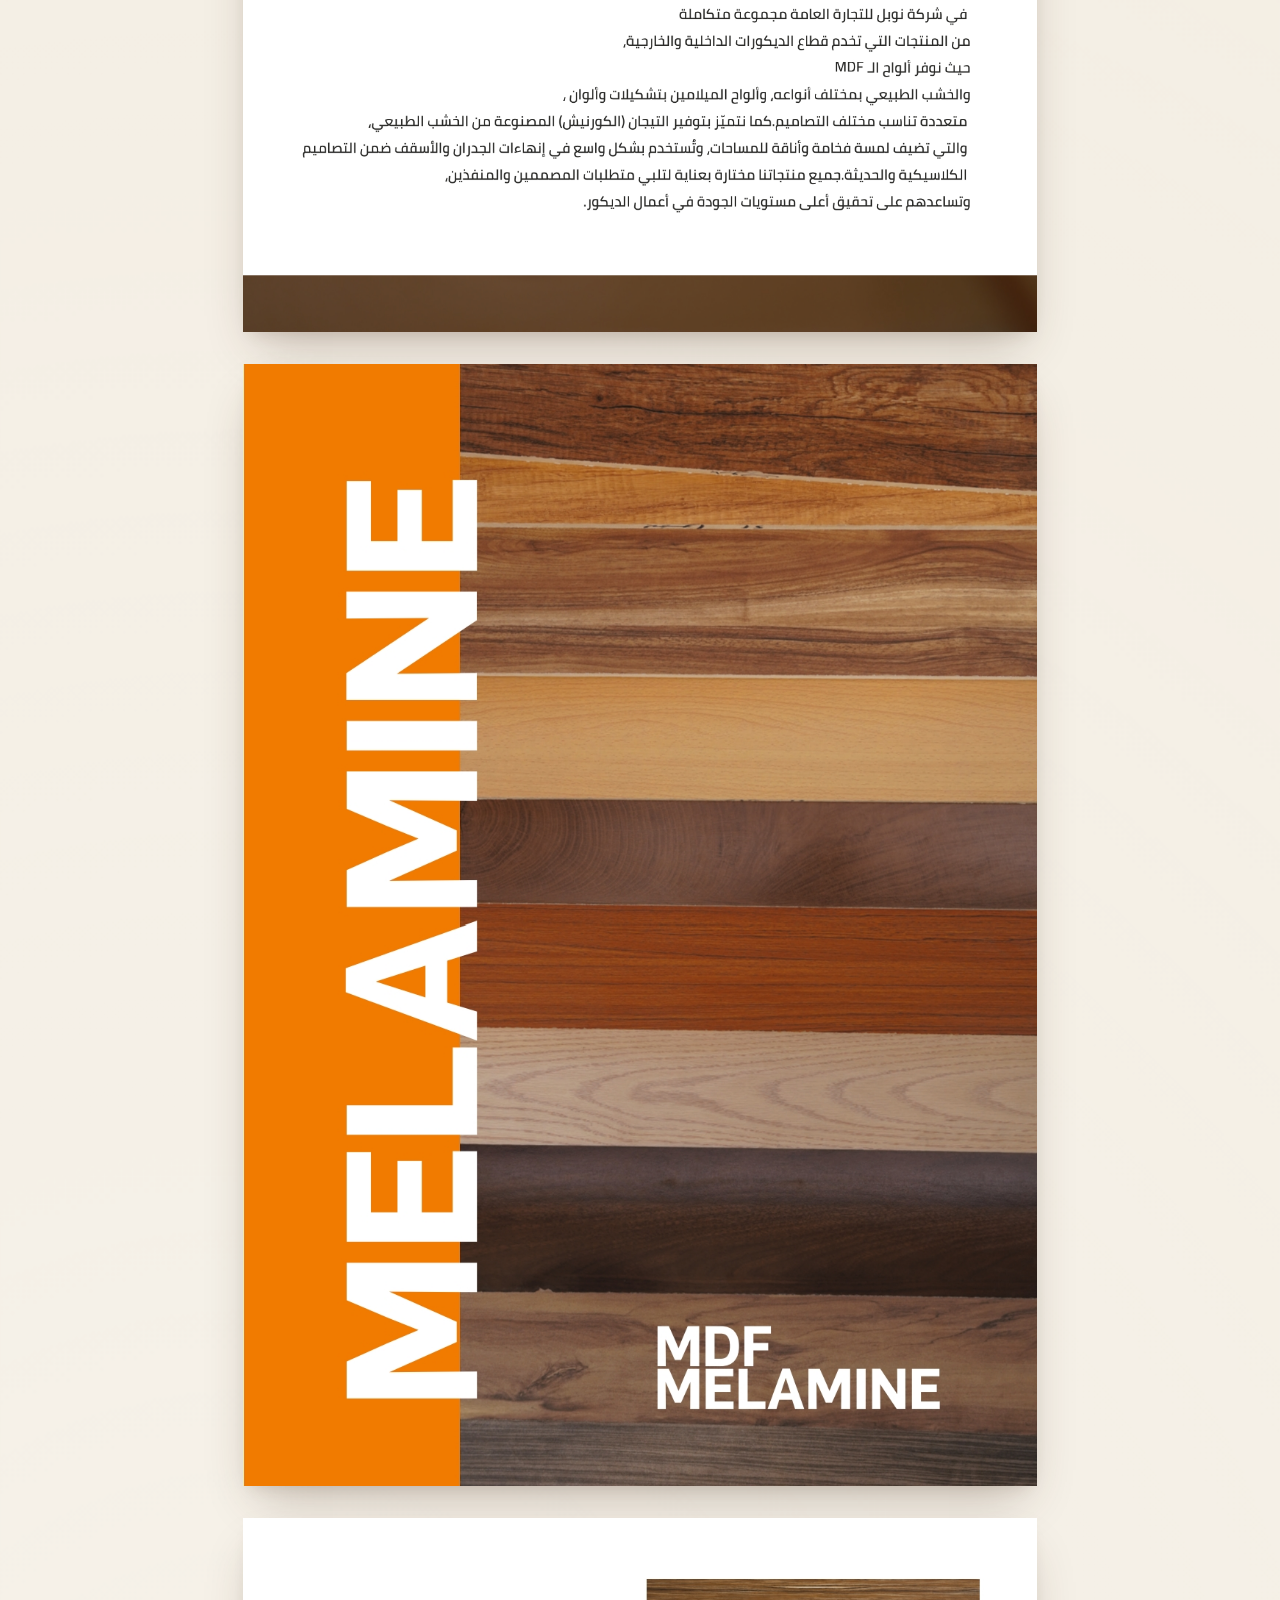
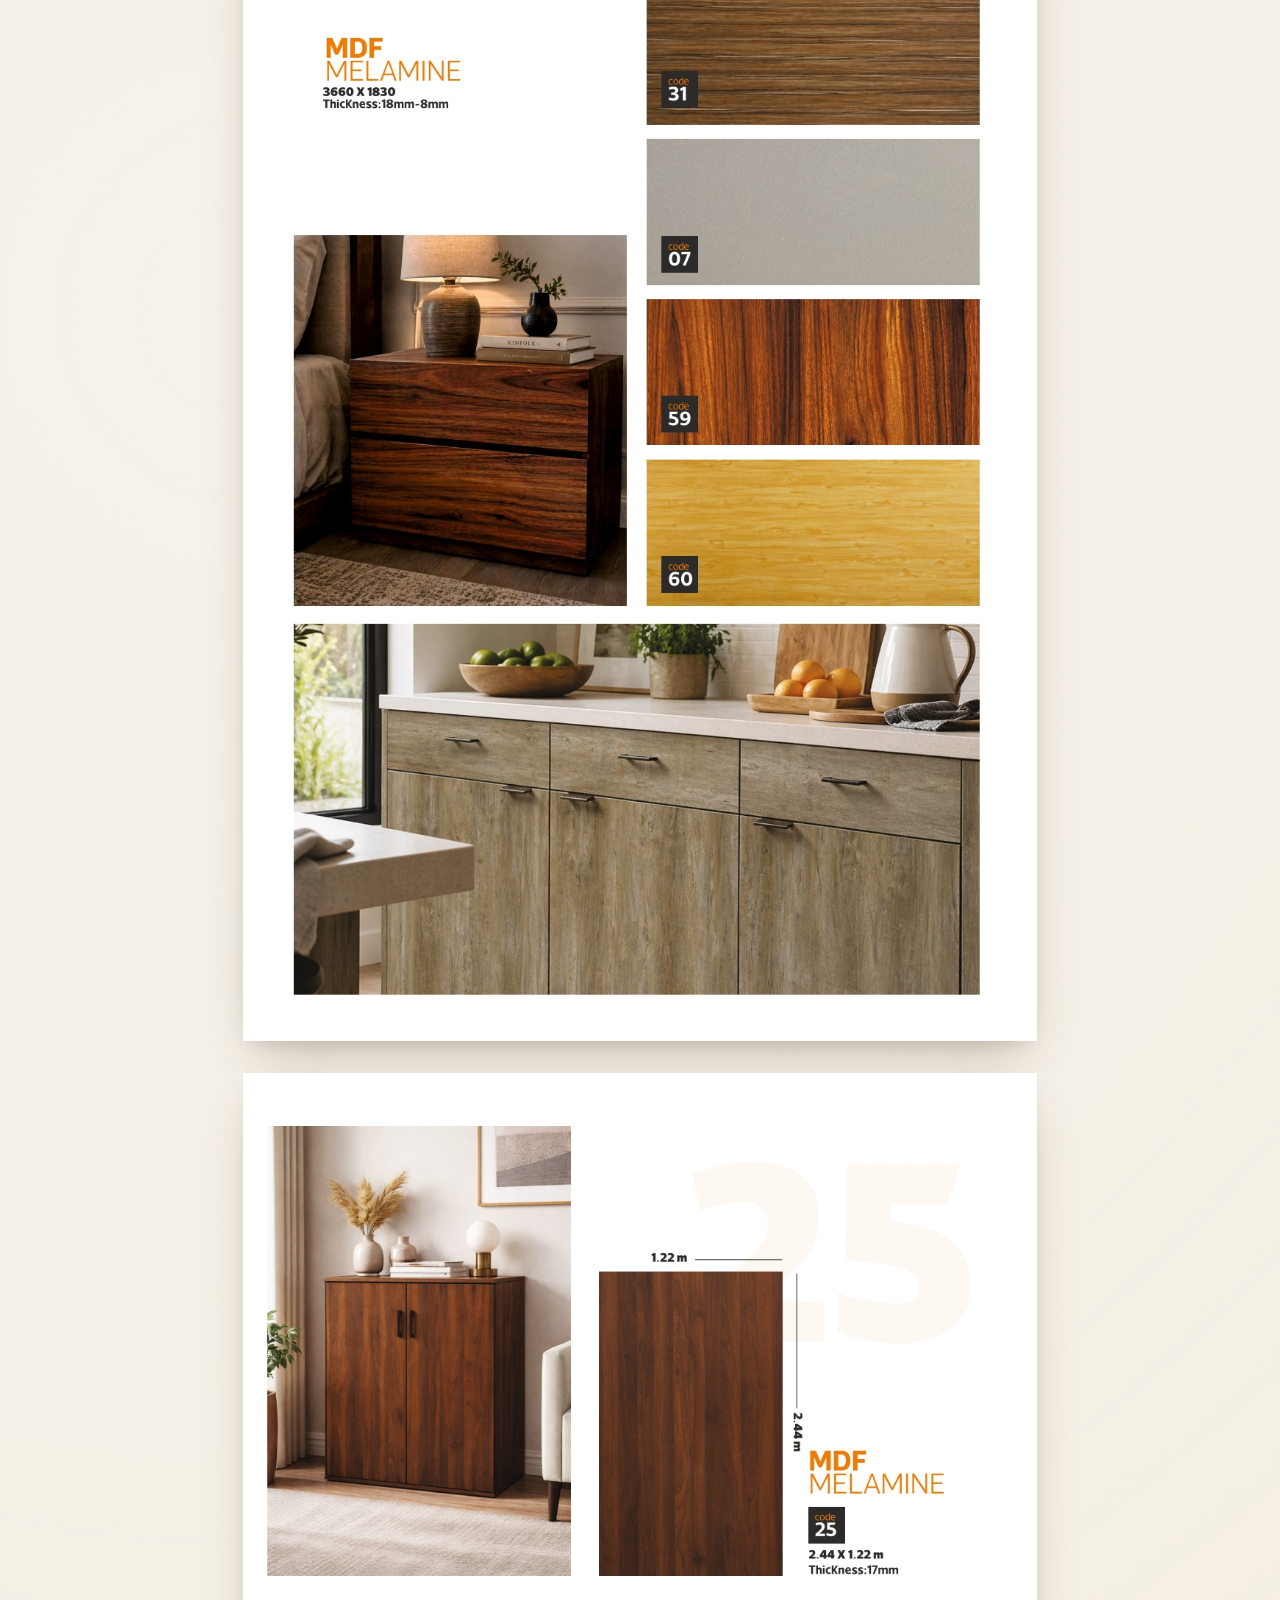
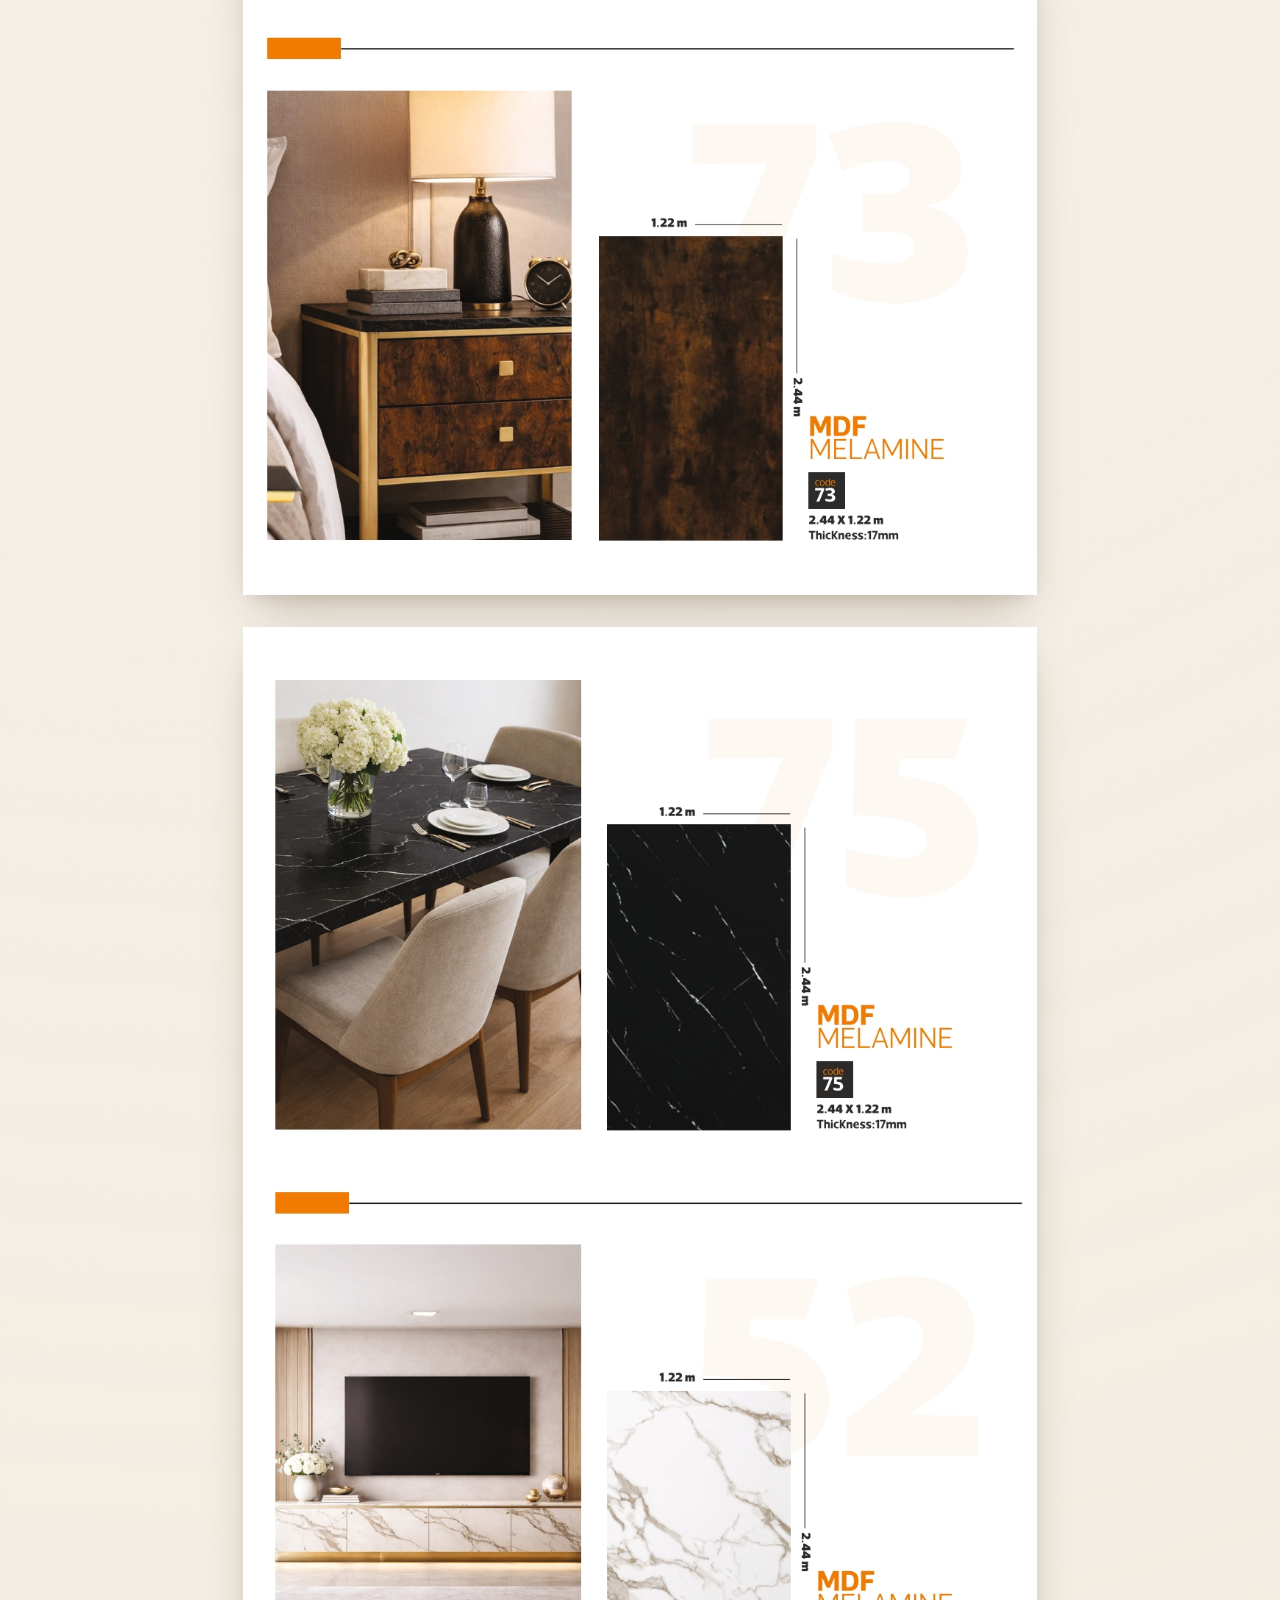
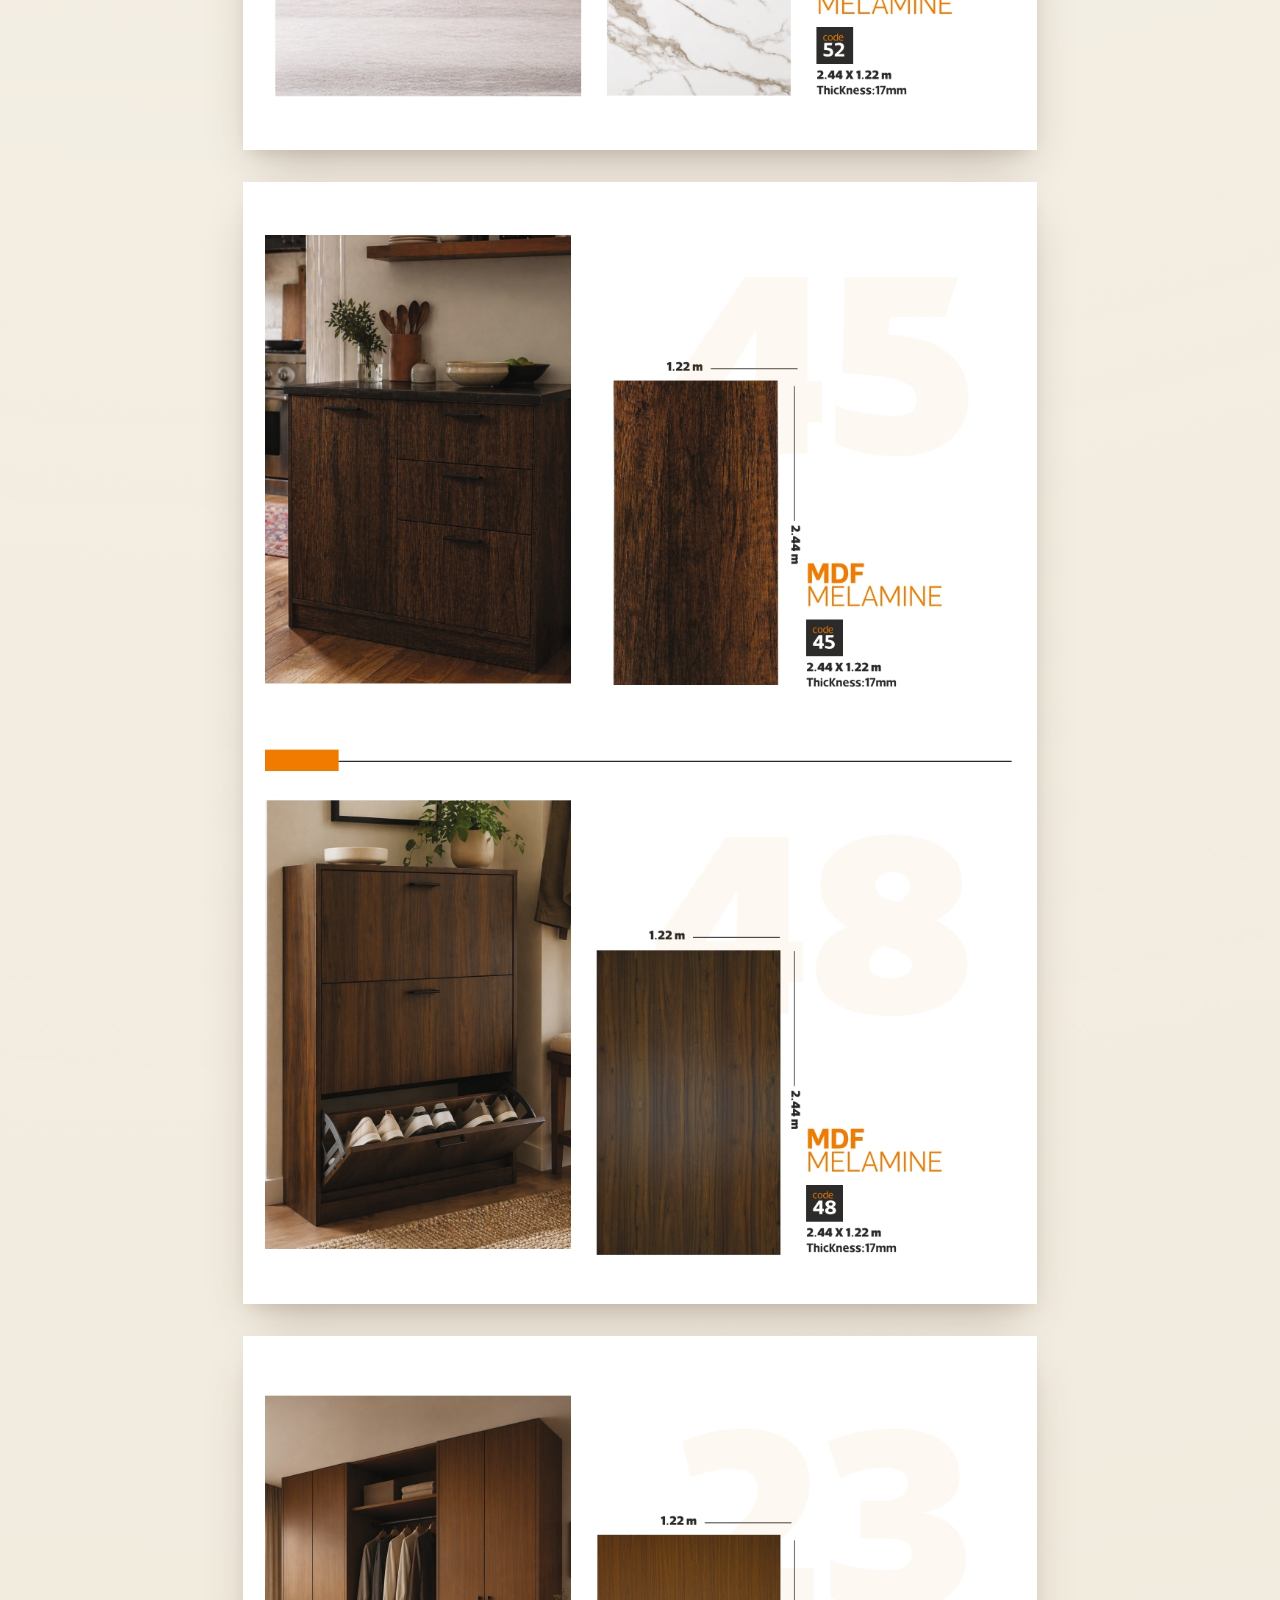
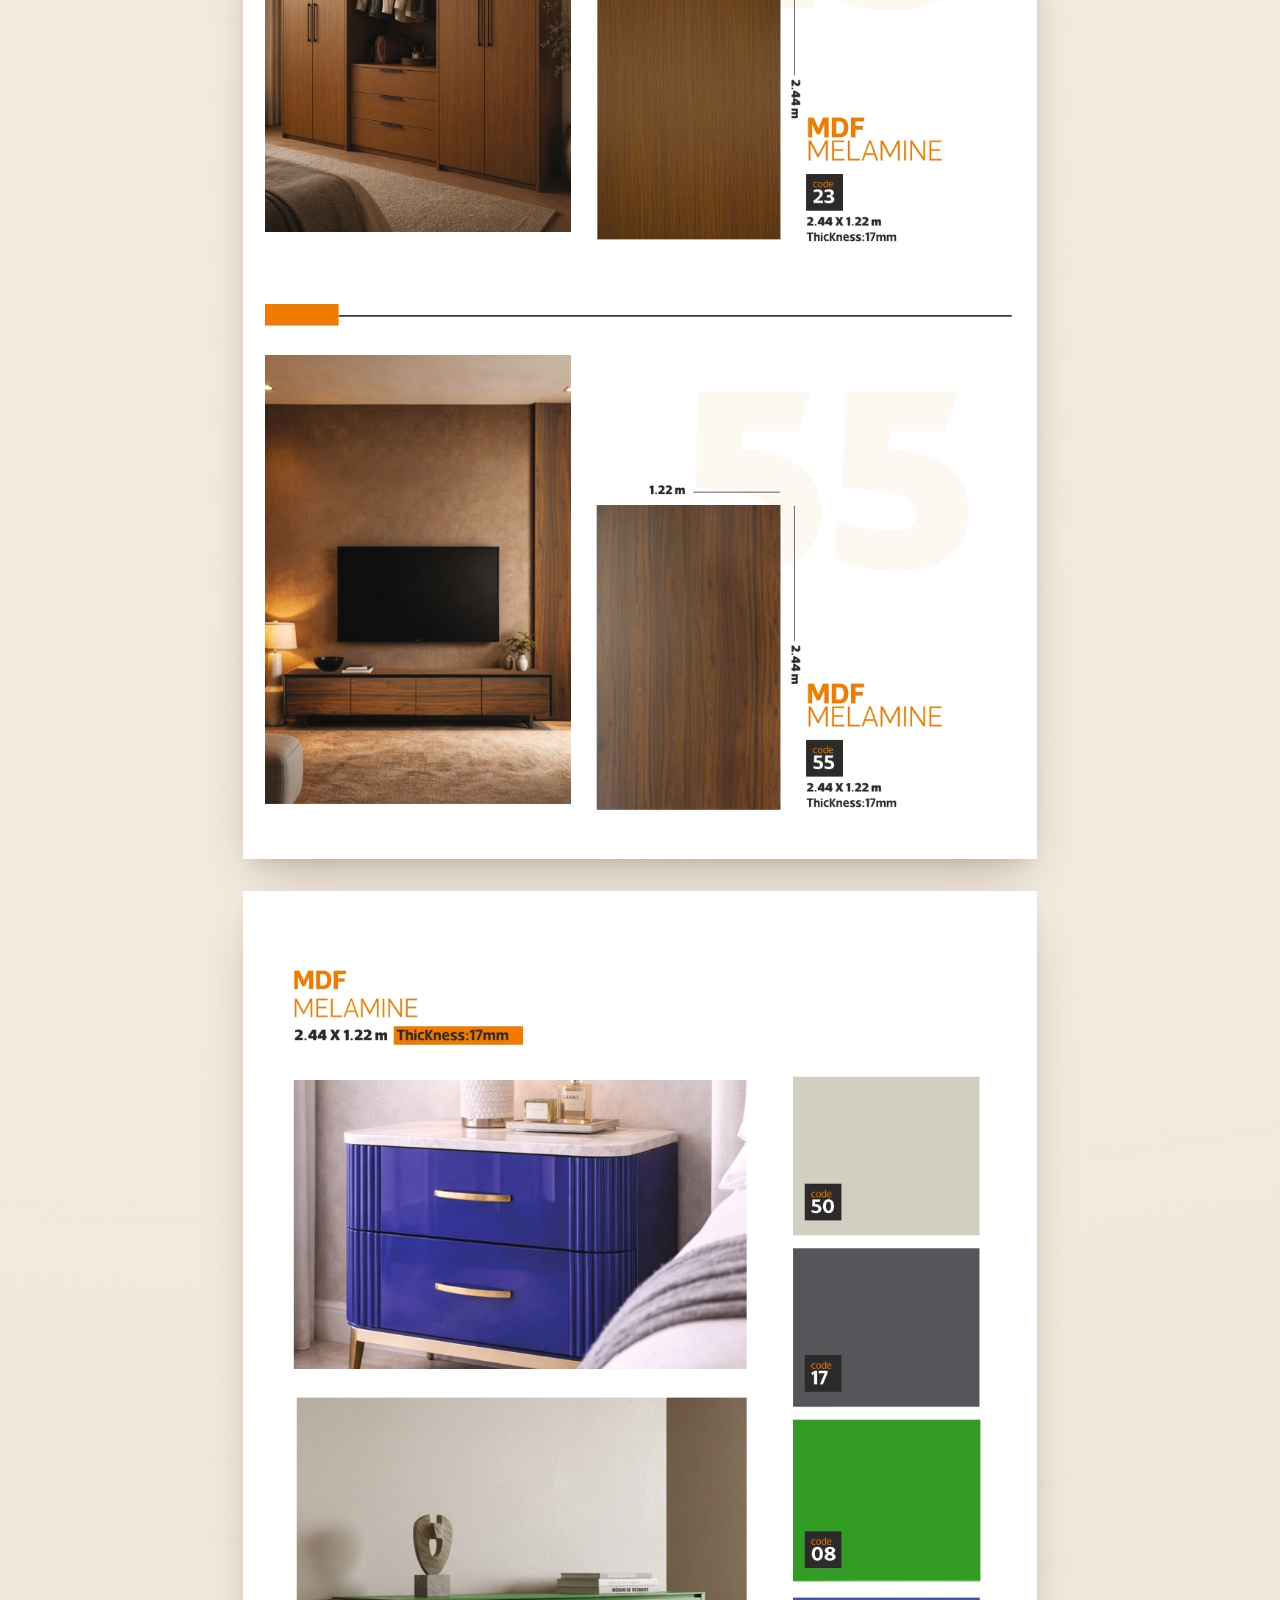
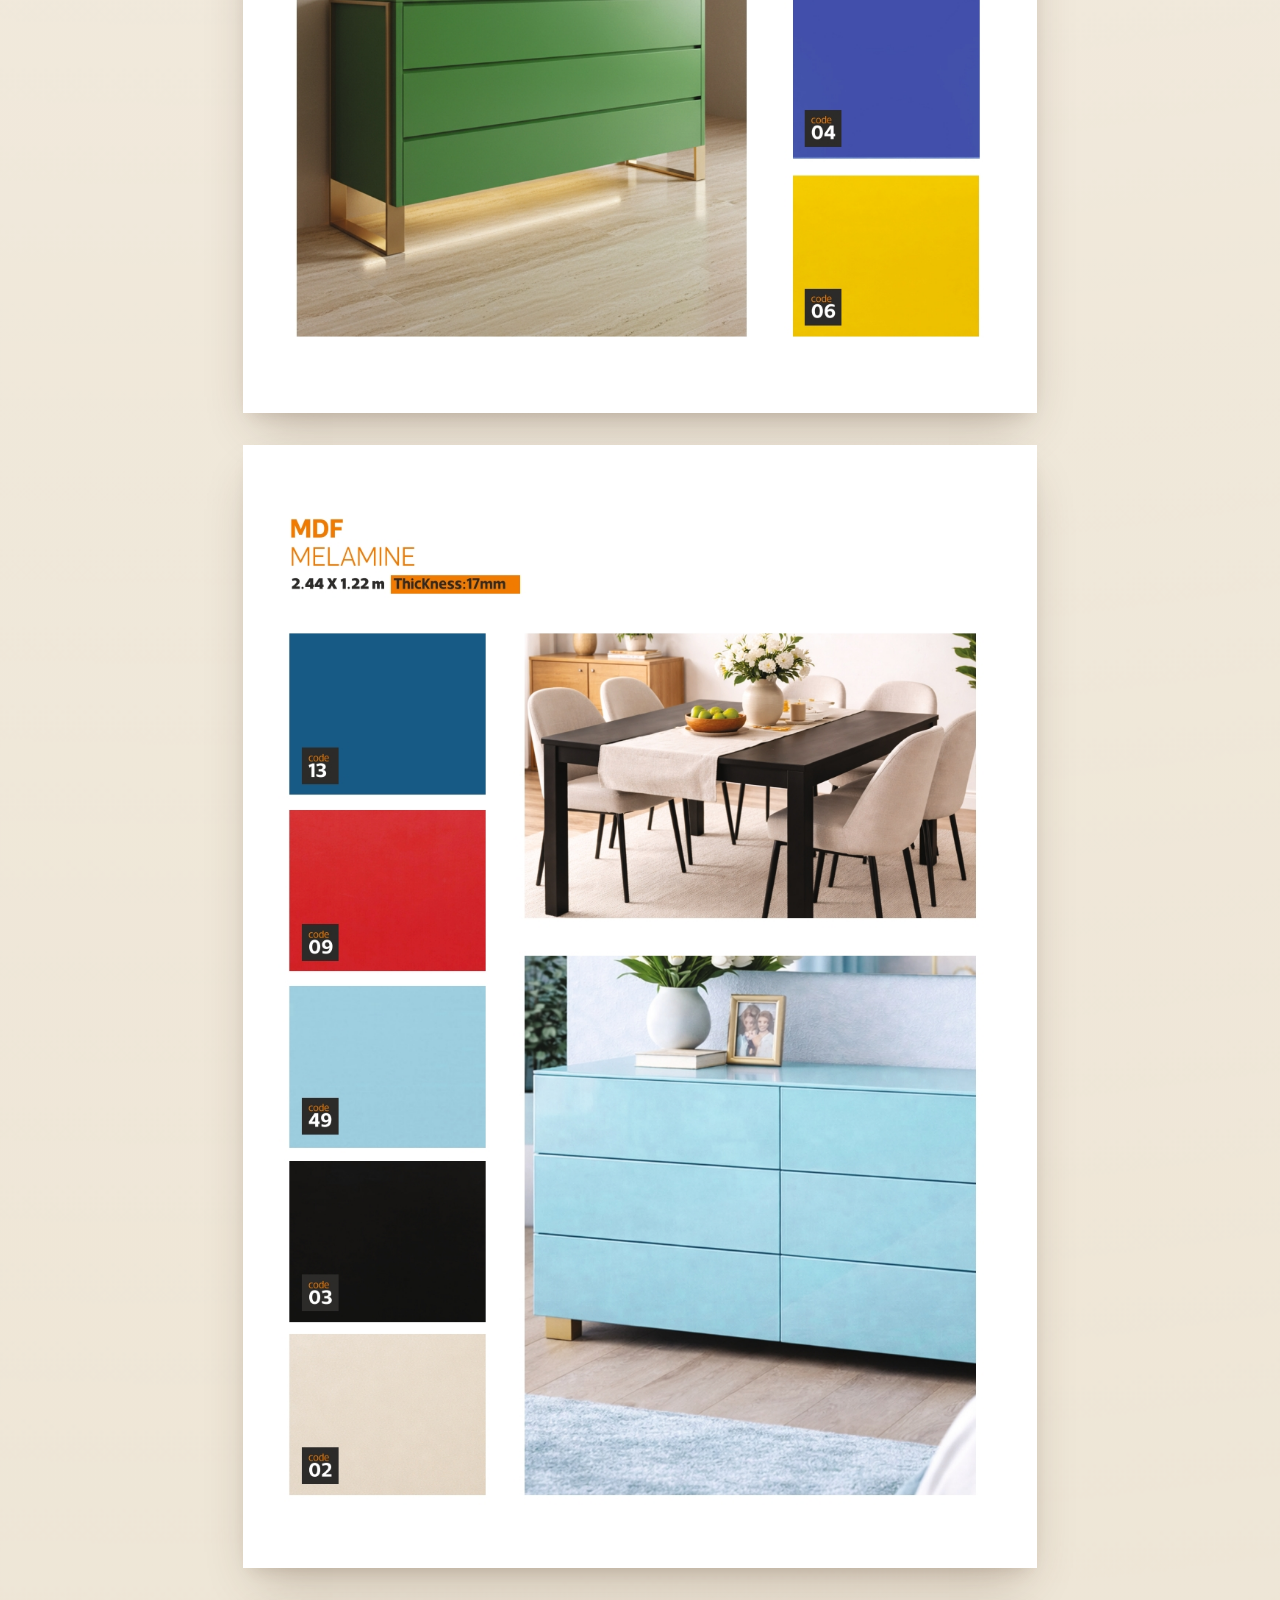
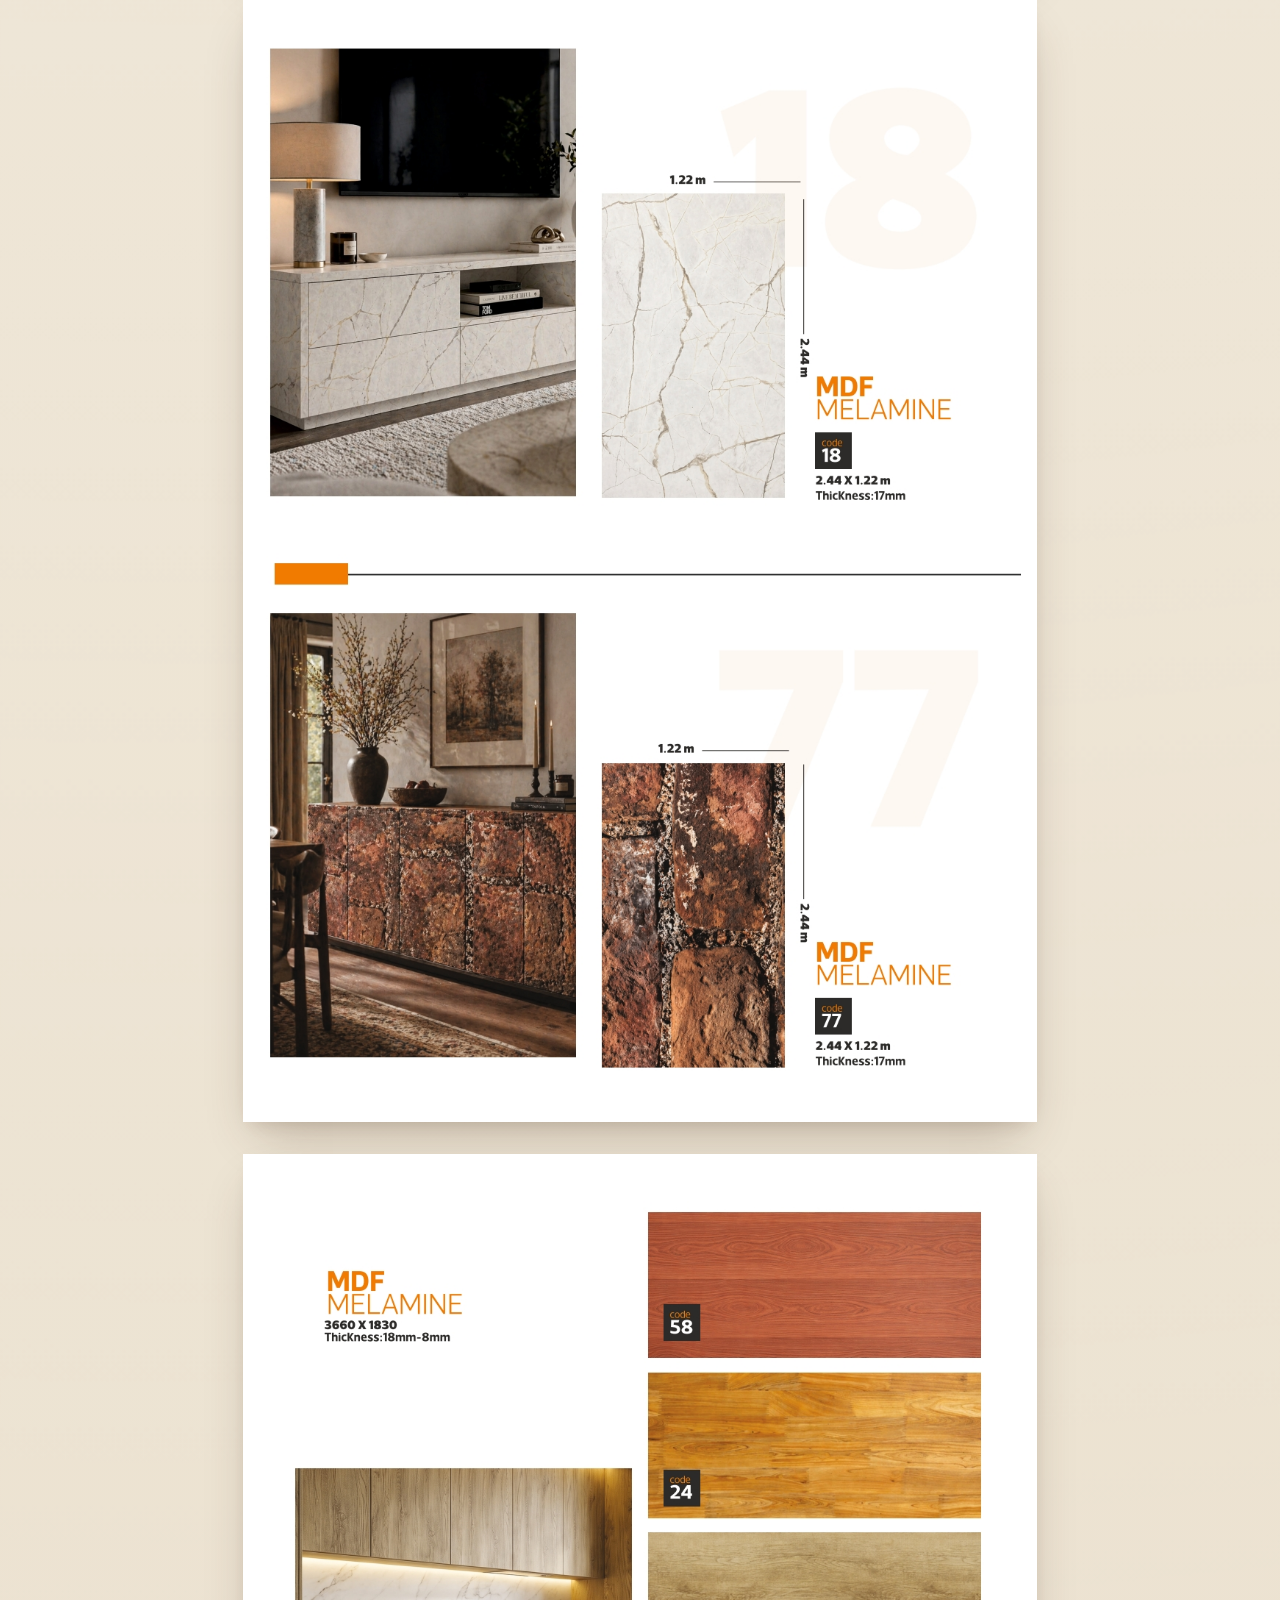
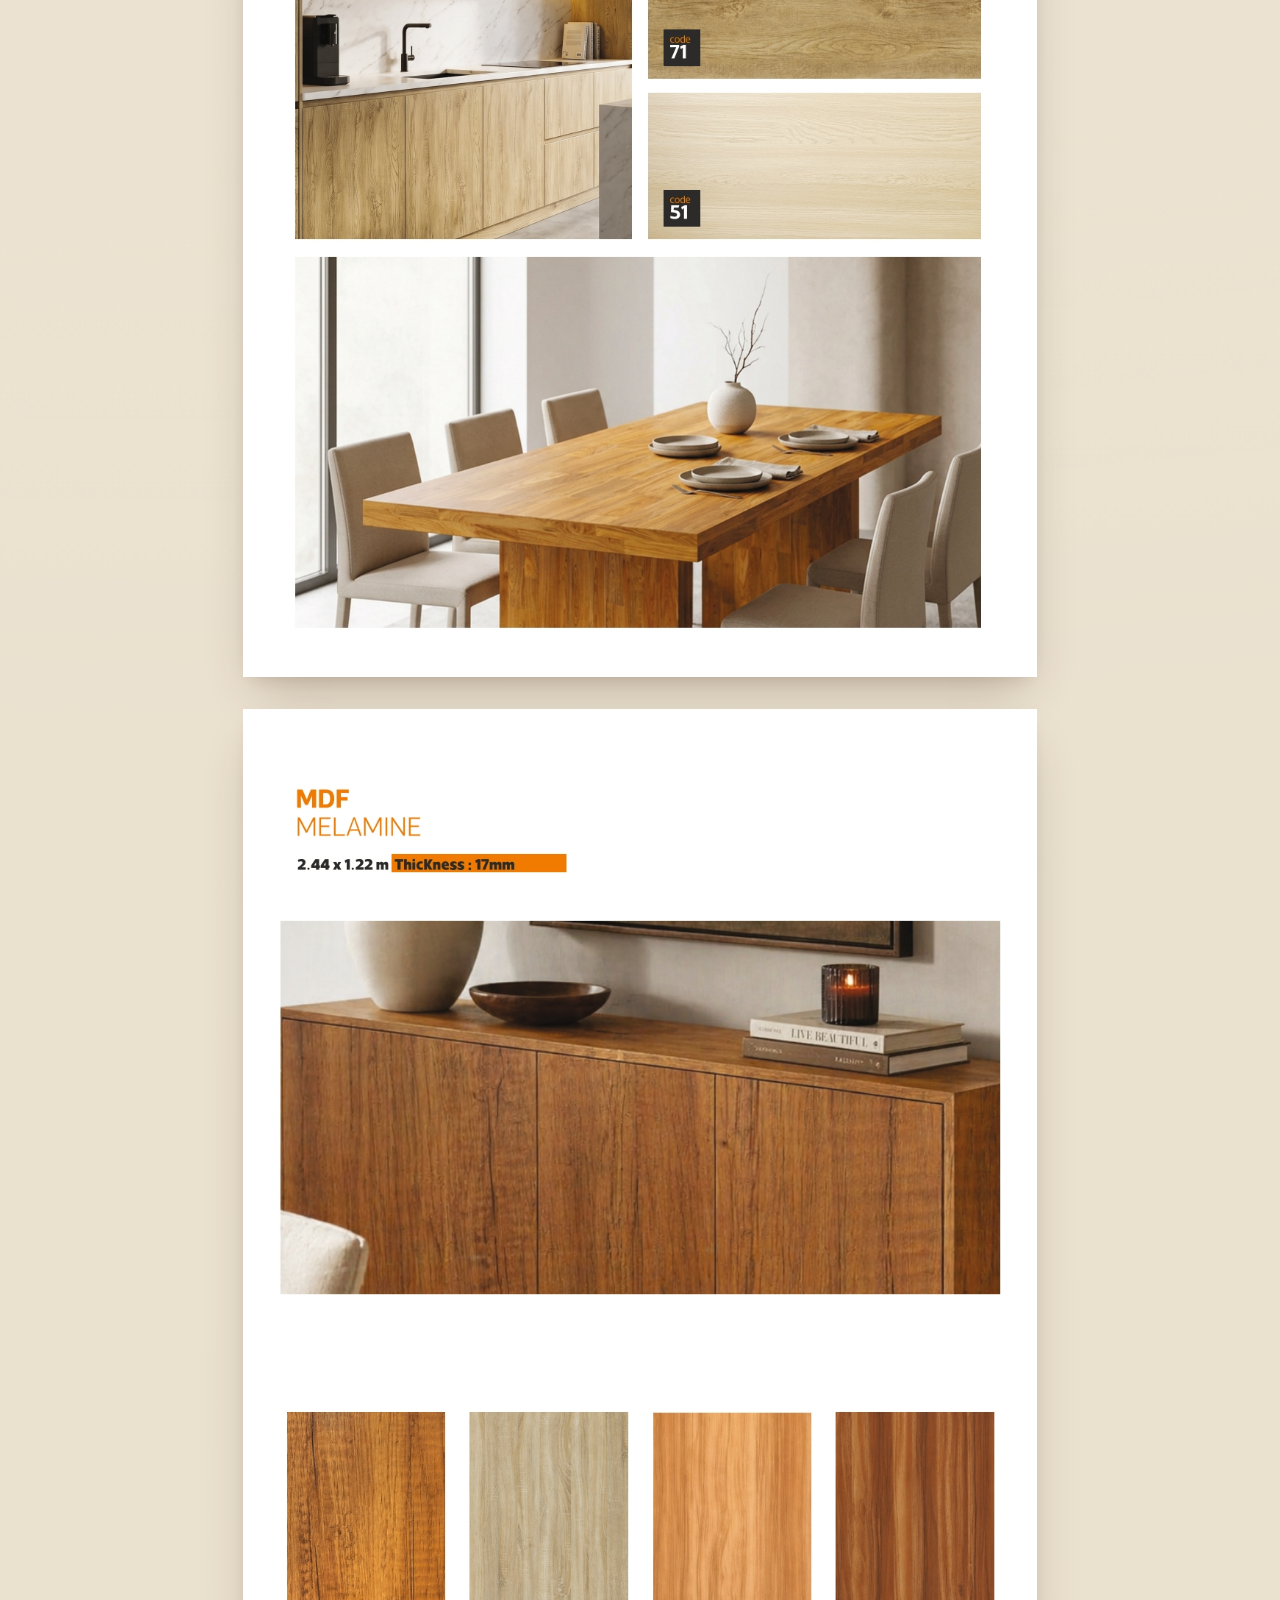
<file: pages/melamine.html>
<!DOCTYPE html>
<html lang="ar" dir="rtl">
<head>
  <meta charset="UTF-8" />
  <meta name="viewport" content="width=device-width, initial-scale=1.0" />
  <meta name="description" content="FK Nobel — كتالوج ألواح ميلامين MDF. كتالوج 2026." />
  <title>FK Nobel — ميلامين MDF</title>
  <link rel="preconnect" href="https://fonts.googleapis.com" />
  <link rel="preconnect" href="https://fonts.gstatic.com" crossorigin />
  <link rel="stylesheet" href="../css/style.css" />
</head>
<body>

  <!-- ============ FLOATING TOP BAR ============ -->
  <div class="reader-bar">
    <a href="../index.html" class="reader-back" aria-label="عودة">
      <svg viewBox="0 0 24 24" width="14" height="14" fill="none" stroke="currentColor" stroke-width="2"><path d="M19 12H5M12 19l-7-7 7-7"/></svg>
      <span class="back-text">عودة</span>
    </a>
    <span class="reader-bar-divider"></span>
    <span class="reader-title">ميلامين MDF</span>
    <span class="reader-bar-divider"></span>
    <button class="reader-icon-btn" data-page-prev aria-label="السابق">
      <svg viewBox="0 0 24 24" width="14" height="14" fill="none" stroke="currentColor" stroke-width="2"><path d="M18 15l-6-6-6 6"/></svg>
    </button>
    <span class="reader-counter">
      <strong data-page-current>01</strong> / <span data-page-total>14</span>
    </span>
    <button class="reader-icon-btn" data-page-next aria-label="التالي">
      <svg viewBox="0 0 24 24" width="14" height="14" fill="none" stroke="currentColor" stroke-width="2"><path d="M6 9l6 6 6-6"/></svg>
    </button>
  </div>

  <!-- ============ FLOATING SIDE ARROWS ============ -->
  <button class="reader-arrow up" data-page-prev aria-label="السابق">
    <svg viewBox="0 0 24 24" width="20" height="20" fill="none" stroke="currentColor" stroke-width="2"><path d="M5 12h14M12 5l7 7-7 7"/></svg>
  </button>
  <button class="reader-arrow down" data-page-next aria-label="التالي">
    <svg viewBox="0 0 24 24" width="20" height="20" fill="none" stroke="currentColor" stroke-width="2"><path d="M5 12h14M12 5l7 7-7 7"/></svg>
  </button>

  <!-- ============ READER STAGE — 14 A4 PAGES ============ -->
  <main class="reader-stage">
    <div class="pages-stack">
        <section class="page" data-page="1">
          <img src="melamine/01.jpeg" alt="صفحة 1" loading="eager" />
        </section>
        <section class="page" data-page="2">
          <img src="melamine/02.jpeg" alt="صفحة 2" loading="eager" />
        </section>
        <section class="page" data-page="3">
          <img src="melamine/03.jpeg" alt="صفحة 3" loading="lazy" />
        </section>
        <section class="page" data-page="4">
          <img src="melamine/04.jpeg" alt="صفحة 4" loading="lazy" />
        </section>
        <section class="page" data-page="5">
          <img src="melamine/05.jpeg" alt="صفحة 5" loading="lazy" />
        </section>
        <section class="page" data-page="6">
          <img src="melamine/06.jpeg" alt="صفحة 6" loading="lazy" />
        </section>
        <section class="page" data-page="7">
          <img src="melamine/07.jpeg" alt="صفحة 7" loading="lazy" />
        </section>
        <section class="page" data-page="8">
          <img src="melamine/08.jpeg" alt="صفحة 8" loading="lazy" />
        </section>
        <section class="page" data-page="9">
          <img src="melamine/09.jpeg" alt="صفحة 9" loading="lazy" />
        </section>
        <section class="page" data-page="10">
          <img src="melamine/10.jpeg" alt="صفحة 10" loading="lazy" />
        </section>
        <section class="page" data-page="11">
          <img src="melamine/11.jpeg" alt="صفحة 11" loading="lazy" />
        </section>
        <section class="page" data-page="12">
          <img src="melamine/12.jpeg" alt="صفحة 12" loading="lazy" />
        </section>
        <section class="page" data-page="13">
          <img src="melamine/13.jpeg" alt="صفحة 13" loading="lazy" />
        </section>
        <section class="page" data-page="14">
          <img src="melamine/14.jpeg" alt="صفحة 14" loading="lazy" />
        </section>
        <section class="page" data-page="15">
          <img src="melamine/15.jpeg" alt="صفحة 15" loading="lazy" />
        </section>
        <section class="page" data-page="16">
          <img src="melamine/16.jpeg" alt="صفحة 16" loading="lazy" />
        </section>
        <section class="page" data-page="17">
          <img src="melamine/17.jpeg" alt="صفحة 17" loading="lazy" />
        </section>
        <section class="page" data-page="18">
          <img src="melamine/18.jpeg" alt="صفحة 18" loading="lazy" />
        </section>
        <section class="page" data-page="19">
          <img src="melamine/19.jpeg" alt="صفحة 19" loading="lazy" />
        </section>
        <section class="page" data-page="20">
          <img src="melamine/20.jpeg" alt="صفحة 20" loading="lazy" />
        </section>
        <section class="page" data-page="21">
          <img src="melamine/21.jpeg" alt="صفحة 21" loading="lazy" />
        </section>
        <section class="page" data-page="22">
          <img src="melamine/22.jpeg" alt="صفحة 22" loading="lazy" />
        </section>
        </section>
        
    </div>
  </main>

  <script src="../js/reader.js"></script>
</body>
</html>
</file>
<file: css/style.css>
/* ============================================
   FK NOBEL — Presentation Catalog
   ============================================ */

@import url('https://fonts.googleapis.com/css2?family=Tajawal:wght@300;400;500;700;900&family=Cairo:wght@400;700;900&display=swap');

:root {
  --cream: #F5EFE6;
  --paper: #FAF6EF;
  --cream-deep: #EDE4D3;
  --walnut: #4A2E1F;
  --walnut-deep: #3A2415;
  --bronze: #A67B47;
  --gold: #C9A86A;
  --charcoal: #1A1714;
  --ink: #2A2520;
  --line: rgba(74, 46, 31, 0.18);
  --line-soft: rgba(74, 46, 31, 0.08);

  --display: 'Cairo', 'Tajawal', 'Helvetica Neue', sans-serif;
  --body: 'Tajawal', 'Inter', -apple-system, sans-serif;

  --ease: cubic-bezier(0.22, 1, 0.36, 1);

  --page-w: 210mm;
  --page-h: 297mm;
}

* { box-sizing: border-box; margin: 0; padding: 0; }

html { -webkit-font-smoothing: antialiased; scroll-behavior: smooth; }

body {
  font-family: var(--body);
  font-size: 15px;
  line-height: 1.6;
  color: var(--ink);
  background: var(--paper);
  overflow-x: hidden;
}

[dir="rtl"] body { font-family: var(--body); }

img { max-width: 100%; display: block; }
a { color: inherit; text-decoration: none; }
button { font: inherit; cursor: pointer; border: none; background: none; color: inherit; }

::selection { background: var(--walnut); color: var(--cream); }

/* ============================================
   SPLASH — 2 CHOICES
   ============================================ */
.splash {
  min-height: 100vh;
  display: flex;
  flex-direction: column;
  background: var(--paper);
  position: relative;
  overflow: hidden;
}

.splash-header {
  display: flex;
  justify-content: space-between;
  align-items: center;
  padding: 32px 48px;
  position: relative;
  z-index: 5;
}

.splash-brand {
  display: flex;
  align-items: center;
  gap: 14px;
}
.splash-brand img {
  height: 36px;
}
.splash-meta {
  font-family: var(--display);
  font-size: 13px;
  font-weight: 700;
  letter-spacing: 0.18em;
  color: var(--walnut);
  opacity: 0.7;
}

/* Hero title */
.splash-title-wrap {
  text-align: center;
  padding: 60px 24px 40px;
  position: relative;
  z-index: 2;
}
.splash-eyebrow {
  font-family: var(--display);
  font-size: 13px;
  font-weight: 700;
  letter-spacing: 0.32em;
  color: var(--bronze);
  margin-bottom: 20px;
  text-transform: uppercase;
}
.splash-title {
  font-family: var(--display);
  font-weight: 900;
  font-size: clamp(48px, 9vw, 128px);
  line-height: 0.9;
  color: var(--walnut);
  letter-spacing: -0.02em;
}
.splash-title .accent {
  display: inline-block;
  position: relative;
  color: var(--bronze);
}
.splash-sub {
  margin-top: 22px;
  font-family: var(--body);
  font-size: clamp(15px, 1.6vw, 19px);
  font-weight: 400;
  color: var(--ink);
  opacity: 0.75;
  max-width: 50ch;
  margin-left: auto;
  margin-right: auto;
  line-height: 1.6;
}

/* Choice cards */
.splash-choices {
  flex: 1;
  display: grid;
  grid-template-columns: 1fr 1fr;
  gap: 24px;
  padding: 20px 48px 48px;
  max-width: 1400px;
  width: 100%;
  margin: 0 auto;
}

.choice {
  position: relative;
  display: flex;
  flex-direction: column;
  justify-content: flex-end;
  min-height: clamp(380px, 55vh, 560px);
  padding: 40px;
  border-radius: 4px;
  overflow: hidden;
  cursor: pointer;
  background: var(--walnut);
  color: var(--cream);
  transition: transform 0.6s var(--ease), box-shadow 0.6s var(--ease);
  text-decoration: none;
}
.choice:hover {
  transform: translateY(-6px);
  box-shadow: 0 40px 80px -30px rgba(74, 46, 31, 0.5);
}

.choice-bg {
  position: absolute;
  inset: 0;
  background-size: cover;
  background-position: center;
  transition: transform 1.2s var(--ease);
  filter: saturate(0.95);
}
.choice:hover .choice-bg { transform: scale(1.05); }

.choice-overlay {
  position: absolute;
  inset: 0;
  background: linear-gradient(
    to top,
    rgba(58, 36, 21, 0.92) 0%,
    rgba(58, 36, 21, 0.55) 45%,
    rgba(58, 36, 21, 0.15) 100%
  );
  transition: opacity 0.4s var(--ease);
}

.choice-content {
  position: relative;
  z-index: 2;
}

.choice-num {
  font-family: var(--display);
  font-size: 13px;
  font-weight: 700;
  letter-spacing: 0.32em;
  color: var(--gold);
  margin-bottom: 14px;
}

.choice-title {
  font-family: var(--display);
  font-weight: 900;
  font-size: clamp(36px, 5vw, 64px);
  line-height: 1;
  color: var(--cream);
  margin-bottom: 16px;
  letter-spacing: -0.01em;
}

.choice-desc {
  font-size: 15px;
  line-height: 1.6;
  color: rgba(245, 239, 230, 0.85);
  max-width: 38ch;
  margin-bottom: 28px;
  font-weight: 400;
}

.choice-cta {
  display: inline-flex;
  align-items: center;
  gap: 10px;
  padding: 14px 28px;
  background: var(--cream);
  color: var(--walnut);
  border-radius: 999px;
  font-family: var(--display);
  font-weight: 700;
  font-size: 14px;
  letter-spacing: 0.04em;
  transition: background 0.3s var(--ease), gap 0.3s var(--ease);
}
.choice-cta svg { transition: transform 0.3s var(--ease); }
.choice:hover .choice-cta {
  background: var(--gold);
  gap: 16px;
}
[dir="rtl"] .choice-cta svg { transform: scaleX(-1); }
[dir="rtl"] .choice:hover .choice-cta svg { transform: scaleX(-1) translateX(-4px); }

.splash-foot {
  text-align: center;
  padding: 24px 48px 40px;
  font-family: var(--display);
  font-size: 11px;
  font-weight: 500;
  letter-spacing: 0.3em;
  color: var(--walnut);
  opacity: 0.5;
}

/* ============================================
   READER (catalog viewer)
   ============================================ */
.reader-stage {
  background: var(--cream-deep);
  min-height: 100vh;
  padding: 100px 0 80px;
  background-image:
    radial-gradient(circle at 20% 20%, rgba(255,255,255,0.5) 0%, transparent 50%),
    radial-gradient(circle at 80% 80%, rgba(166, 123, 71, 0.06) 0%, transparent 50%);
}

/* Top bar — fixed, floating */
.reader-bar {
  position: fixed;
  top: 24px;
  left: 50%;
  transform: translateX(-50%);
  z-index: 50;
  display: flex;
  align-items: center;
  gap: 14px;
  padding: 10px 14px 10px 22px;
  background: rgba(250, 246, 239, 0.95);
  backdrop-filter: blur(20px);
  -webkit-backdrop-filter: blur(20px);
  border: 1px solid var(--line);
  border-radius: 999px;
  box-shadow: 0 12px 32px -10px rgba(74, 46, 31, 0.25);
}

.reader-back {
  display: inline-flex;
  align-items: center;
  gap: 8px;
  font-family: var(--display);
  font-weight: 700;
  font-size: 13px;
  color: var(--walnut);
  transition: opacity 0.2s var(--ease);
}
.reader-back:hover { opacity: 0.65; }
[dir="rtl"] .reader-back svg { transform: scaleX(-1); }

.reader-bar-divider {
  width: 1px;
  height: 22px;
  background: var(--line);
}

.reader-title {
  font-family: var(--display);
  font-weight: 900;
  font-size: 15px;
  color: var(--walnut);
  letter-spacing: -0.005em;
}

.reader-counter {
  font-family: var(--display);
  font-weight: 500;
  font-size: 13px;
  color: var(--walnut);
  opacity: 0.7;
  min-width: 56px;
  text-align: center;
  direction: ltr;
}
.reader-counter strong {
  font-weight: 900;
  opacity: 1;
  color: var(--walnut);
}

.reader-icon-btn {
  width: 36px;
  height: 36px;
  border-radius: 50%;
  display: inline-flex;
  align-items: center;
  justify-content: center;
  color: var(--walnut);
  background: transparent;
  transition: background 0.3s var(--ease), color 0.3s var(--ease), opacity 0.3s var(--ease);
  border: 1px solid transparent;
}
.reader-icon-btn:hover {
  background: var(--walnut);
  color: var(--cream);
}
.reader-icon-btn:disabled {
  opacity: 0.3;
  cursor: not-allowed;
}
.reader-icon-btn:disabled:hover {
  background: transparent;
  color: var(--walnut);
}
[dir="rtl"] .reader-icon-btn svg { transform: scaleX(-1); }

/* Floating side arrows (large, more discoverable) */
.reader-arrow {
  position: fixed;
  top: 50%;
  transform: translateY(-50%);
  width: 56px;
  height: 56px;
  border-radius: 50%;
  background: var(--walnut);
  color: var(--cream);
  display: inline-flex;
  align-items: center;
  justify-content: center;
  z-index: 40;
  box-shadow: 0 16px 32px -8px rgba(74, 46, 31, 0.4);
  transition: all 0.3s var(--ease);
}
.reader-arrow:hover {
  background: var(--walnut-deep);
  transform: translateY(-50%) scale(1.08);
}
.reader-arrow:disabled {
  opacity: 0;
  pointer-events: none;
}
.reader-arrow.up { top: 50%; left: 32px; transform: translateY(-50%) rotate(-90deg); }
.reader-arrow.up:hover { transform: translateY(-50%) rotate(-90deg) scale(1.08); }
.reader-arrow.down { top: 50%; right: 32px; transform: translateY(-50%) rotate(90deg); }
.reader-arrow.down:hover { transform: translateY(-50%) rotate(90deg) scale(1.08); }

[dir="rtl"] .reader-arrow.up { left: auto; right: 32px; }
[dir="rtl"] .reader-arrow.down { right: auto; left: 32px; }

/* Pages */
.pages-stack {
  display: flex;
  flex-direction: column;
  align-items: center;
  gap: 32px;
}

.page {
  width: var(--page-w);
  height: var(--page-h);
  background: #FFFFFF;
  box-shadow:
    0 24px 48px -16px rgba(74, 46, 31, 0.3),
    0 8px 16px -8px rgba(74, 46, 31, 0.15);
  scroll-margin-top: 90px;
  position: relative;
  overflow: hidden;
}

.page img {
  width: 100%;
  height: 100%;
  object-fit: cover;
  display: block;
}

/* Placeholder shown when JPG isn't available yet */
.page-placeholder {
  width: 100%;
  height: 100%;
  display: flex;
  flex-direction: column;
  align-items: center;
  justify-content: center;
  background: linear-gradient(135deg, #FAF6EF 0%, #EDE4D3 100%);
  color: var(--walnut);
  text-align: center;
  padding: 40px;
}
.page-placeholder .ph-num {
  font-family: var(--display);
  font-weight: 900;
  font-size: 96px;
  color: var(--walnut);
  opacity: 0.15;
  line-height: 1;
  margin-bottom: 16px;
}
.page-placeholder .ph-label {
  font-family: var(--display);
  font-weight: 700;
  font-size: 14px;
  letter-spacing: 0.32em;
  color: var(--walnut);
  opacity: 0.5;
}
.page-placeholder .ph-hint {
  margin-top: 24px;
  font-family: var(--body);
  font-size: 12px;
  color: var(--walnut);
  opacity: 0.4;
  font-weight: 400;
  direction: ltr;
}

/* ============================================
   RESPONSIVE
   ============================================ */
@media (max-width: 900px) {
  .splash-header { padding: 24px 24px; }
  .splash-choices {
    grid-template-columns: 1fr;
    padding: 20px 24px 32px;
    gap: 16px;
  }
  .choice { min-height: 320px; padding: 28px; }

  .reader-stage { padding: 90px 0 40px; }
  .pages-stack { gap: 20px; }
  .page {
    width: 95vw;
    height: calc(95vw * 297 / 210);
    max-width: 210mm;
    max-height: 297mm;
  }

  .reader-bar {
    top: 14px;
    padding: 8px 10px 8px 16px;
    gap: 10px;
  }
  .reader-back .back-text,
  .reader-title { display: none; }
  .reader-bar-divider { display: none; }

  /* Hide side arrows on mobile, keep top-bar arrows */
  .reader-arrow { display: none; }

  .page-placeholder .ph-num { font-size: 64px; }
}

@media (max-width: 600px) {
  .reader-stage { padding: 80px 0 30px; }
  .page {
    width: 100vw;
    height: calc(100vw * 297 / 210);
    box-shadow: 0 12px 24px -8px rgba(74, 46, 31, 0.25);
  }
  .pages-stack { gap: 14px; }

  .splash-header { padding: 20px; }
  .splash-brand img { height: 30px; }
  .splash-title-wrap { padding: 32px 20px 24px; }
  .splash-foot { padding: 16px 20px 24px; }
}

/* ============================================
   PRINT
   ============================================ */
@media print {
  @page { size: A4 portrait; margin: 0; }
  body { background: white !important; }
  .reader-bar, .reader-arrow { display: none !important; }
  .reader-stage { padding: 0 !important; background: white !important; }
  .pages-stack { gap: 0 !important; }
  .page {
    width: 210mm !important;
    height: 297mm !important;
    max-width: none !important;
    max-height: none !important;
    box-shadow: none !important;
    page-break-after: always;
    break-after: page;
  }
  .page:last-child { page-break-after: auto; }
}
</file>
